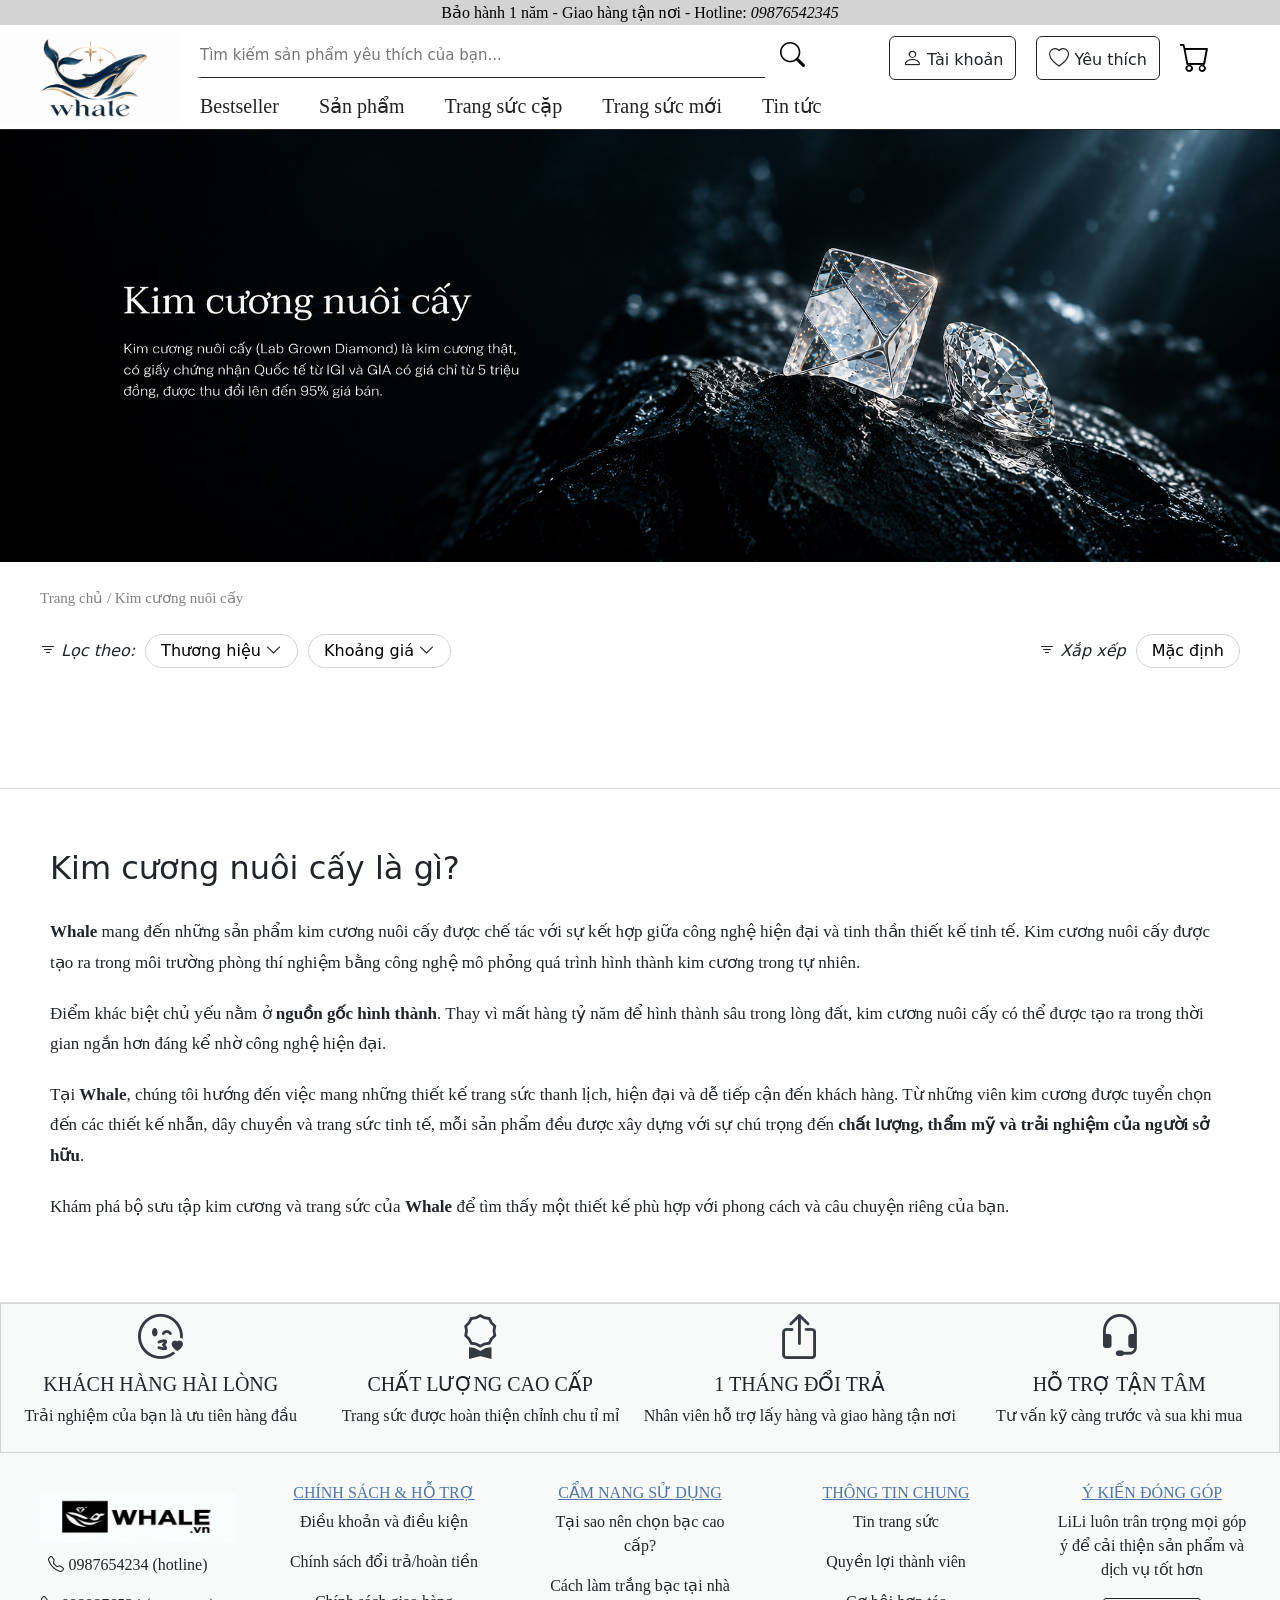
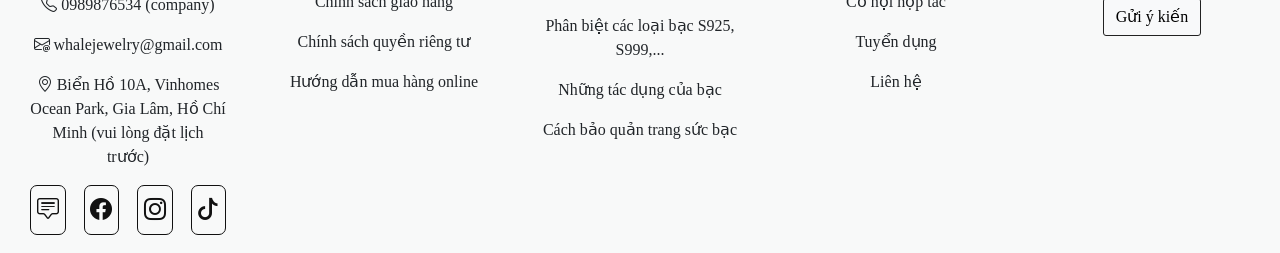
<file: frontend/index.html>
<!DOCTYPE html>
<html lang="en">

<head>
    <meta charset="UTF-8">
    <meta name="viewport" content="width=device-width, initial-scale=1.0">
    <title>whale</title>
    <title>Fucking whale</title>
    <link rel="stylesheet" href="bootstrap/css/bootstrap.min.css">
    <link rel="stylesheet" href="css/index.css">
    <link rel="stylesheet" href="bootstrapicons/bootstrap-icons.css">
    <link rel="stylesheet" href="components/header.css">
    <link rel="stylesheet" href="components/footer.css">
</head>

<body>
    <div id="header"></div>

    <section class="main">
        <section class="category-banner">
            <img id="categoryBanner" src="images/banners/banner-diamond.png" alt="kim cuong nuoi cay">

        </section>

        <section class="product-section">

            <div class="breadcrumb">
                Trang chủ / Kim cương nuôi cấy
            </div>

            <div class="product-toolbar">

                <div class="filter-group">
                    <span><i class="bi bi-filter"> Lọc theo:</i></span>

                    <div class="filter-wrapper">
                        <button class="filter-btn" id="brandFilterBtn">
                            Thương hiệu <i class="bi bi-chevron-down"></i>
                        </button>
                        <ul class="filter-dropdown" id="brandDropdown">
                        </ul>

                    </div>
                    <div class="filter-wrapper">


                        <button class="filter-btn" id="priceFilterBtn">
                            Khoảng giá <i class="bi bi-chevron-down"></i></button>
                        <ul id="priceDropdown">
                            <li data-min="0" data-max="5000000">Dưới 5 triệu</li>
                            <li data-min="5000000" data-max="10000000">5 - 10 triệu</li>
                            <li data-min="10000000" data-max="20000000">10 - 20 triệu</li>
                            <li data-min="20000000" data-max="">Trên 20 triệu</li>
                        </ul>
                    </div>

                </div>

                <div class="sort-group">
                    <span><i class="bi bi-filter"> Xắp xếp</i></span>
                    <button>Mặc định</button>
                </div>

            </div>

            <div class="product-grid" id="productList">

            </div>
            <div class="pagination" id="pagination"></div>

        </section>

        <section class="diamond-introduction">

            <div class="intro-content">

                <h2>Kim cương nuôi cấy là gì?</h2>

                <p>
                    <strong>Whale</strong> mang đến những sản phẩm kim cương nuôi cấy
                    được chế tác với sự kết hợp giữa công nghệ hiện đại và tinh thần
                    thiết kế tinh tế. Kim cương nuôi cấy được tạo ra trong môi trường
                    phòng thí nghiệm bằng công nghệ mô phỏng quá trình hình thành kim
                    cương trong tự nhiên.
                </p>

                <p>
                    Điểm khác biệt chủ yếu nằm ở <strong>nguồn gốc hình thành</strong>.
                    Thay vì mất hàng tỷ năm để hình thành sâu trong lòng đất, kim cương
                    nuôi cấy có thể được tạo ra trong thời gian ngắn hơn đáng kể nhờ
                    công nghệ hiện đại.
                </p>

                <p>
                    Tại <strong>Whale</strong>, chúng tôi hướng đến việc mang những
                    thiết kế trang sức thanh lịch, hiện đại và dễ tiếp cận đến khách
                    hàng. Từ những viên kim cương được tuyển chọn đến các thiết kế
                    nhẫn, dây chuyền và trang sức tinh tế, mỗi sản phẩm đều được xây
                    dựng với sự chú trọng đến <strong>chất lượng, thẩm mỹ và trải
                        nghiệm của người sở hữu</strong>.
                </p>

                <p>
                    Khám phá bộ sưu tập kim cương và trang sức của
                    <strong>Whale</strong> để tìm thấy một thiết kế phù hợp với phong
                    cách và câu chuyện riêng của bạn.
                </p>

            </div>

        </section>

    </section>
    <div id="footer"></div>
    <script>
        fetch("components/header.html")
            .then(response => response.text())
            .then(data => {
                document.getElementById("header").innerHTML = data;

                // Báo cho index.js biết header đã load xong
                document.dispatchEvent(new Event("headerLoaded"));
            });


        fetch("components/footer.html")
            .then(response => response.text())
            .then(data => {
                document.getElementById("footer").innerHTML = data;
            });
    </script>


    <script src="bootstrap/js/bootstrap.bundle.min.js"></script>
    <script src="js/index.js"></script>
    <script src="components/header.js"></script>
  
</body>

</html>
</file>
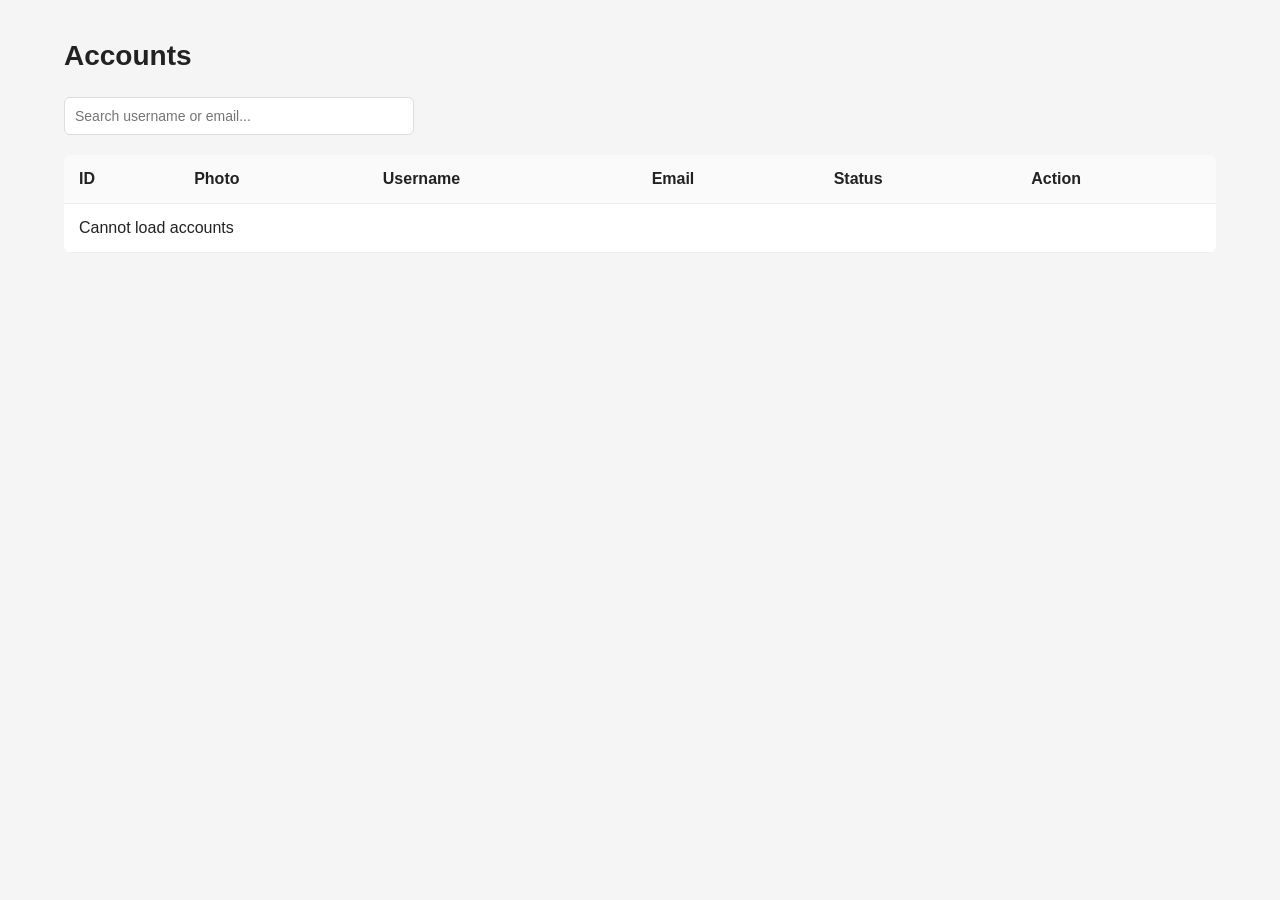
<file: frontend/accounts.html>
<!DOCTYPE html>
<html lang="en">

<head>
    <meta charset="UTF-8">
    <meta name="viewport" content="width=device-width, initial-scale=1.0">

    <title>Whale Admin - Accounts</title>

    <link rel="stylesheet" href="css/accounts.css">
</head>

<body>

<div class="container">

    <!-- Header -->
    <div class="page-header">

        <h1>Accounts</h1>

    </div>


    <!-- Search -->

    <div class="toolbar">

        <input
                type="text"
                id="searchInput"
                placeholder="Search username or email..."
        >

    </div>


    <!-- Account table -->

    <div class="table-container">

        <table>

            <thead>

            <tr>
                <th>ID</th>
                <th>Photo</th>
                <th>Username</th>
                <th>Email</th>
                <th>Status</th>
                <th>Action</th>
            </tr>

            </thead>


            <tbody id="accountTableBody">

            </tbody>

        </table>

    </div>

</div>


<!-- Account detail modal -->

<div id="accountModal" class="modal">

    <div class="modal-content">

        <div class="modal-header">

            <h2>Account Details</h2>

            <button id="closeModal">
                ×
            </button>

        </div>


        <div id="accountDetail">

        </div>

    </div>

</div>


<script src="js/accounts.js"></script>

</body>

</html>
</file>
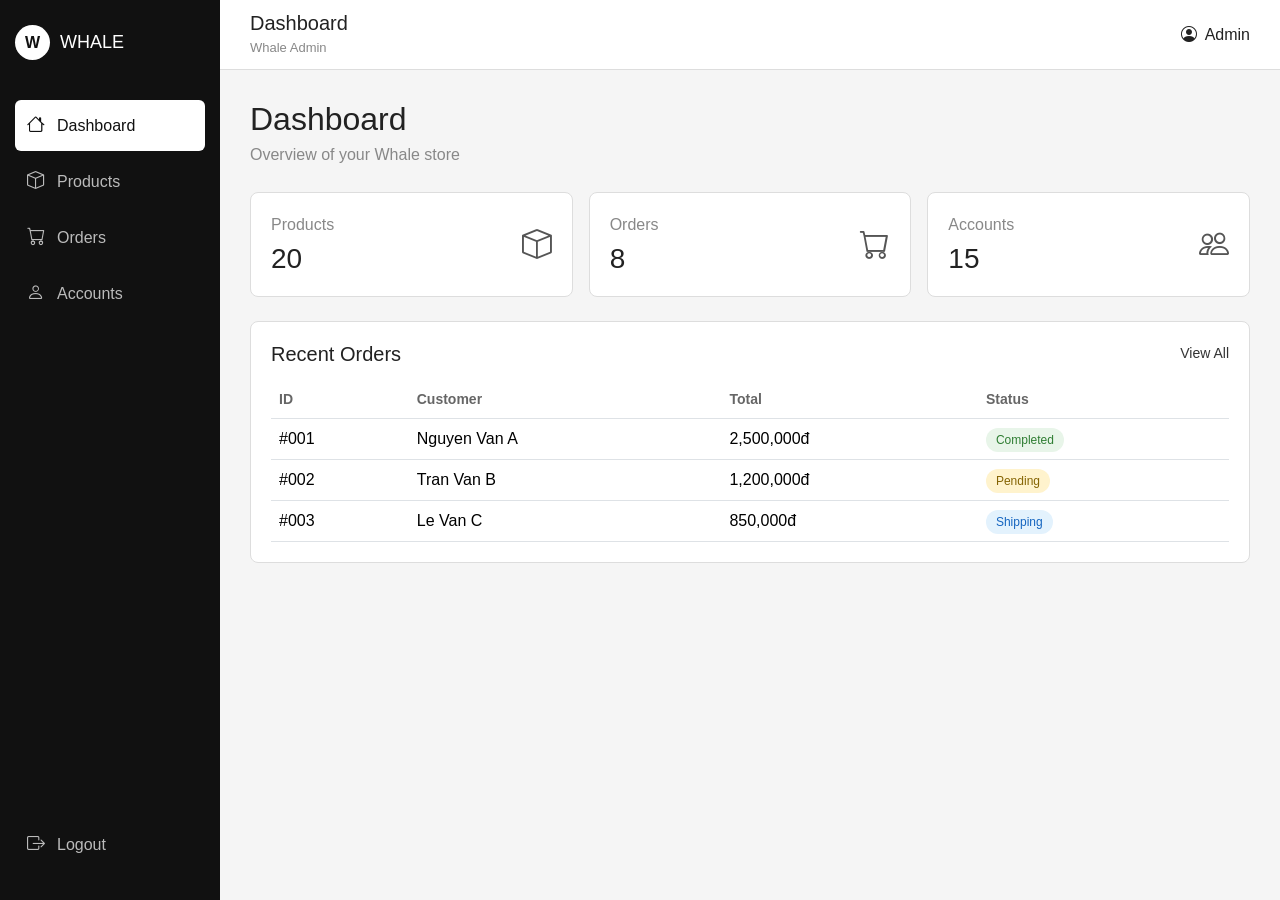
<file: frontend/admin.html>
<!DOCTYPE html>
<html lang="vi">

<head>
    <meta charset="UTF-8">
    <meta name="viewport" content="width=device-width, initial-scale=1.0">

    <title>Whale Admin</title>

    <!-- Bootstrap -->
    <link
        href="https://cdn.jsdelivr.net/npm/bootstrap@5.3.3/dist/css/bootstrap.min.css"
        rel="stylesheet"
    >

    <!-- Bootstrap Icons -->
    <link
        rel="stylesheet"
        href="https://cdn.jsdelivr.net/npm/bootstrap-icons@1.11.3/font/bootstrap-icons.min.css"
    >

    <!-- Admin CSS -->
    <link rel="stylesheet" href="css/admin.css">
</head>

<body>

<div class="admin-wrapper">

    <!-- SIDEBAR -->
    <aside class="sidebar">

        <div class="logo">
            <span>W</span>
            <h4>WHALE</h4>
        </div>

        <nav>

            <a href="admin.html" class="menu-item active">
                <i class="bi bi-house"></i>
                <span>Dashboard</span>
            </a>

            <a href="adminproduct.html" class="menu-item">
                <i class="bi bi-box"></i>
                <span>Products</span>
            </a>

            <a href="adminorder.html" class="menu-item">
                <i class="bi bi-cart"></i>
                <span>Orders</span>
            </a>

            <a href="accounts.html" class="menu-item">
                <i class="bi bi-person"></i>
                <span>Accounts</span>
            </a>

        </nav>

        <a href="#" class="menu-item logout">
            <i class="bi bi-box-arrow-right"></i>
            <span>Logout</span>
        </a>

    </aside>


    <!-- MAIN CONTENT -->
    <main class="main-content">

        <!-- HEADER -->
        <header class="topbar">

            <div>
                <h5>Dashboard</h5>
                <span>Whale Admin</span>
            </div>

            <div class="admin-name">
                <i class="bi bi-person-circle"></i>
                Admin
            </div>

        </header>


        <!-- CONTENT -->
        <section class="content">

            <h2>Dashboard</h2>
            <p class="description">
                Overview of your Whale store
            </p>


            <!-- STATISTICS -->
            <div class="row g-3 mb-4">

                <div class="col-md-4">

                    <div class="stat-card">

                        <div>
                            <p>Products</p>
                            <h3>20</h3>
                        </div>

                        <i class="bi bi-box"></i>

                    </div>

                </div>


                <div class="col-md-4">

                    <div class="stat-card">

                        <div>
                            <p>Orders</p>
                            <h3>8</h3>
                        </div>

                        <i class="bi bi-cart"></i>

                    </div>

                </div>


                <div class="col-md-4">

                    <div class="stat-card">

                        <div>
                            <p>Accounts</p>
                            <h3>15</h3>
                        </div>

                        <i class="bi bi-people"></i>

                    </div>

                </div>

            </div>


            <!-- RECENT ORDERS -->
            <div class="card-box">

                <div class="card-title">

                    <h5>Recent Orders</h5>

                    <a href="orders.html">
                        View All
                    </a>

                </div>


                <div class="table-responsive">

                    <table class="table">

                        <thead>

                        <tr>
                            <th>ID</th>
                            <th>Customer</th>
                            <th>Total</th>
                            <th>Status</th>
                        </tr>

                        </thead>

                        <tbody>

                        <tr>
                            <td>#001</td>
                            <td>Nguyen Van A</td>
                            <td>2,500,000đ</td>
                            <td>
                                <span class="status completed">
                                    Completed
                                </span>
                            </td>
                        </tr>


                        <tr>
                            <td>#002</td>
                            <td>Tran Van B</td>
                            <td>1,200,000đ</td>
                            <td>
                                <span class="status pending">
                                    Pending
                                </span>
                            </td>
                        </tr>


                        <tr>
                            <td>#003</td>
                            <td>Le Van C</td>
                            <td>850,000đ</td>
                            <td>
                                <span class="status shipping">
                                    Shipping
                                </span>
                            </td>
                        </tr>

                        </tbody>

                    </table>

                </div>

            </div>

        </section>

    </main>

</div>
<script src="js/admin.js"></script>

</body>
</html>
</file>
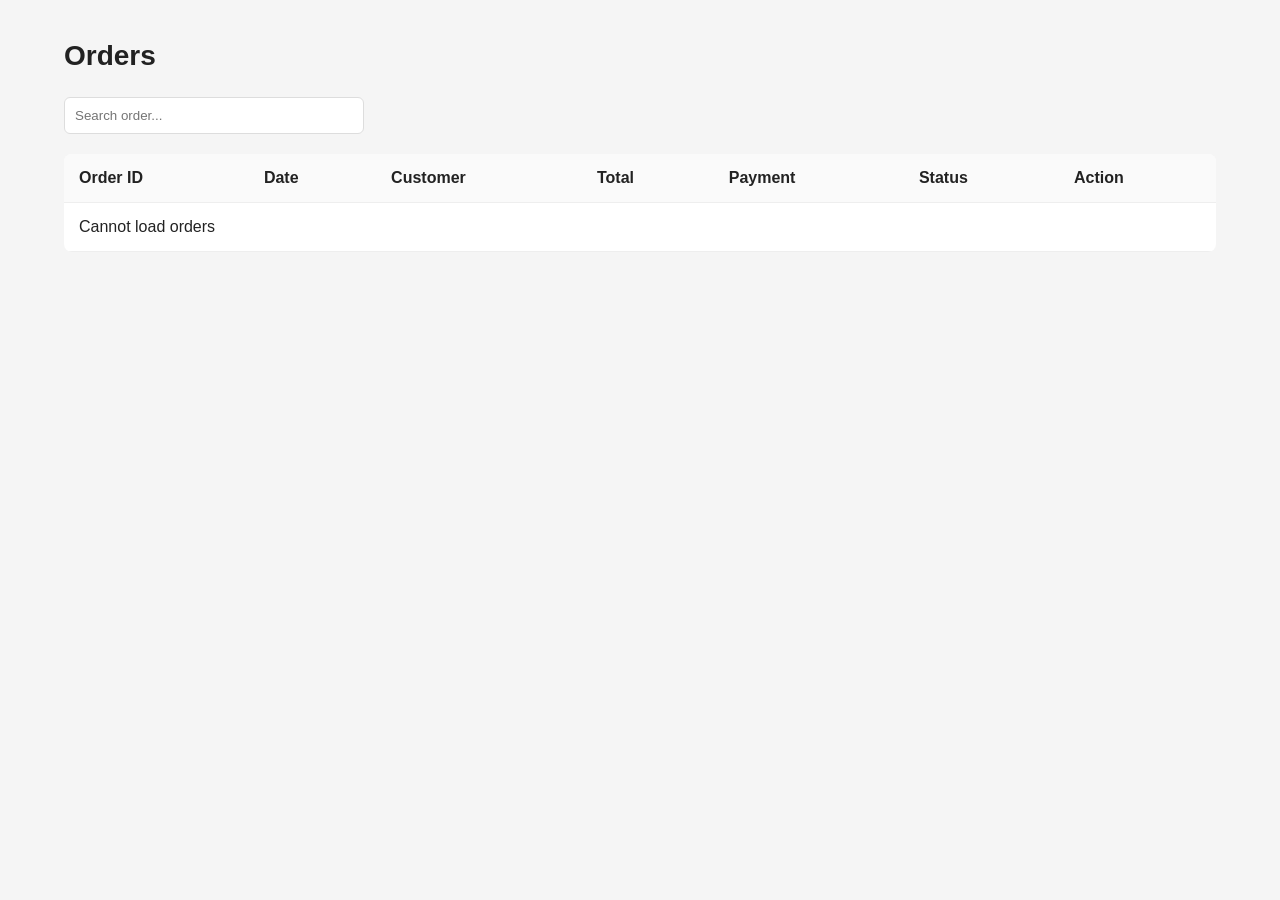
<file: frontend/adminorder.html>
<!DOCTYPE html>
<html lang="en">

<head>
    <meta charset="UTF-8">
    <meta name="viewport" content="width=device-width, initial-scale=1.0">

    <title>Whale Admin - Orders</title>

    <link rel="stylesheet" href="css/orderadmin.css">
</head>

<body>

<div class="container">

    <!-- Header -->
    <div class="page-header">
        <h1>Orders</h1>
    </div>


    <!-- Search -->
    <div class="toolbar">

        <input
                type="text"
                id="searchInput"
                placeholder="Search order..."
        >

    </div>


    <!-- Order table -->
    <div class="table-container">

        <table>

            <thead>

            <tr>
                <th>Order ID</th>
                <th>Date</th>
                <th>Customer</th>
                <th>Total</th>
                <th>Payment</th>
                <th>Status</th>
                <th>Action</th>
            </tr>

            </thead>

            <tbody id="orderTableBody">

            </tbody>

        </table>

    </div>

</div>


<!-- Order detail modal -->

<div id="orderModal" class="modal">

    <div class="modal-content">

        <div class="modal-header">

            <h2>Order Details</h2>

            <button id="closeModal">
                ×
            </button>

        </div>


        <div id="orderDetail">

        </div>

    </div>

</div>


<script src="js/orderadmin.js"></script>

</body>

</html>
</file>
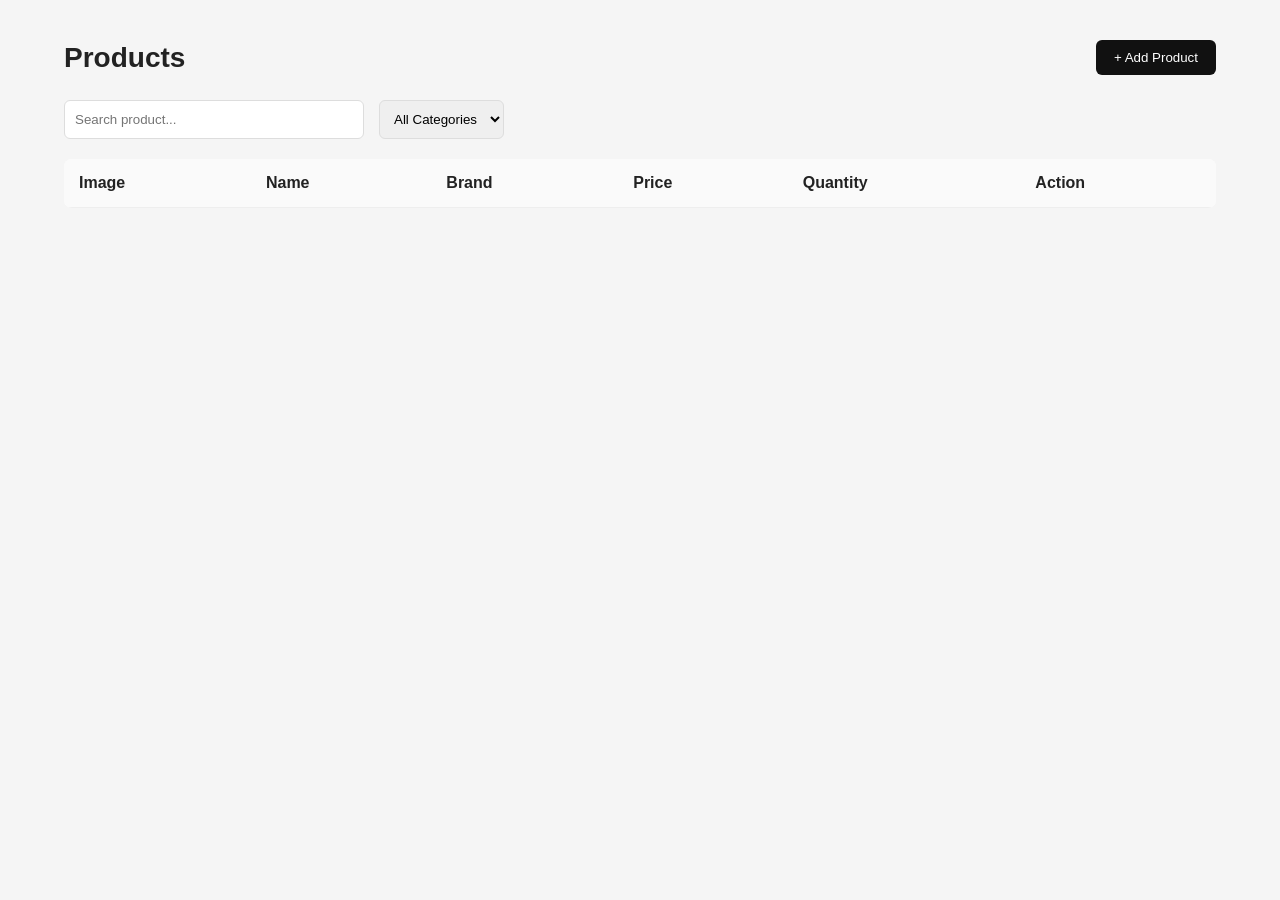
<file: frontend/adminproduct.html>
<!DOCTYPE html>
<html lang="en">
<head>
    <meta charset="UTF-8">
    <meta name="viewport" content="width=device-width, initial-scale=1.0">

    <title>Whale Admin - Products</title>

    <link rel="stylesheet" href="css/productadmin.css">
</head>

<body>

<div class="container">

    <!-- Header -->
    <div class="page-header">

        <h1>Products</h1>

        <button id="addProductBtn" class="btn-add">
            + Add Product
        </button>

    </div>


    <!-- Search -->
    <div class="toolbar">

        <input
                type="text"
                id="searchInput"
                placeholder="Search product..."
        >

        <select id="categoryFilter">
            <option value="">All Categories</option>
        </select>

    </div>


    <!-- Product table -->
    <div class="table-container">

        <table>

            <thead>
            <tr>
                <th>Image</th>
                <th>Name</th>
                <th>Brand</th>
                <th>Price</th>
                <th>Quantity</th>
                <th>Action</th>
            </tr>
            </thead>

            <tbody id="productTableBody">

            <!-- Products will be loaded here -->

            </tbody>

        </table>

    </div>

</div>


<!-- Add / Edit Product Modal -->

<div id="productModal" class="modal">

    <div class="modal-content">

        <h2 id="modalTitle">Add Product</h2>

        <form id="productForm">

            <input type="hidden" id="productId">


            <label>Product Name</label>

            <input
                    type="text"
                    id="productName"
                    required
            >


            <label>Price</label>

            <input
                    type="number"
                    id="productPrice"
                    required
            >


            <label>Quantity</label>

            <input
                    type="number"
                    id="productQuantity"
                    required
            >


            <label>Description</label>

            <textarea
                    id="productDescription"
            ></textarea>


            <label>Brand</label>

            <select id="productBrand">
                <option value="">Select Brand</option>
            </select>


            <div class="modal-actions">

                <button
                        type="button"
                        id="cancelBtn"
                        class="btn-cancel"
                >
                    Cancel
                </button>

                <button
                        type="submit"
                        class="btn-save"
                >
                    Save
                </button>

            </div>

        </form>

    </div>

</div>


<script src="js/productadmin.js"></script>

</body>
</html>
</file>
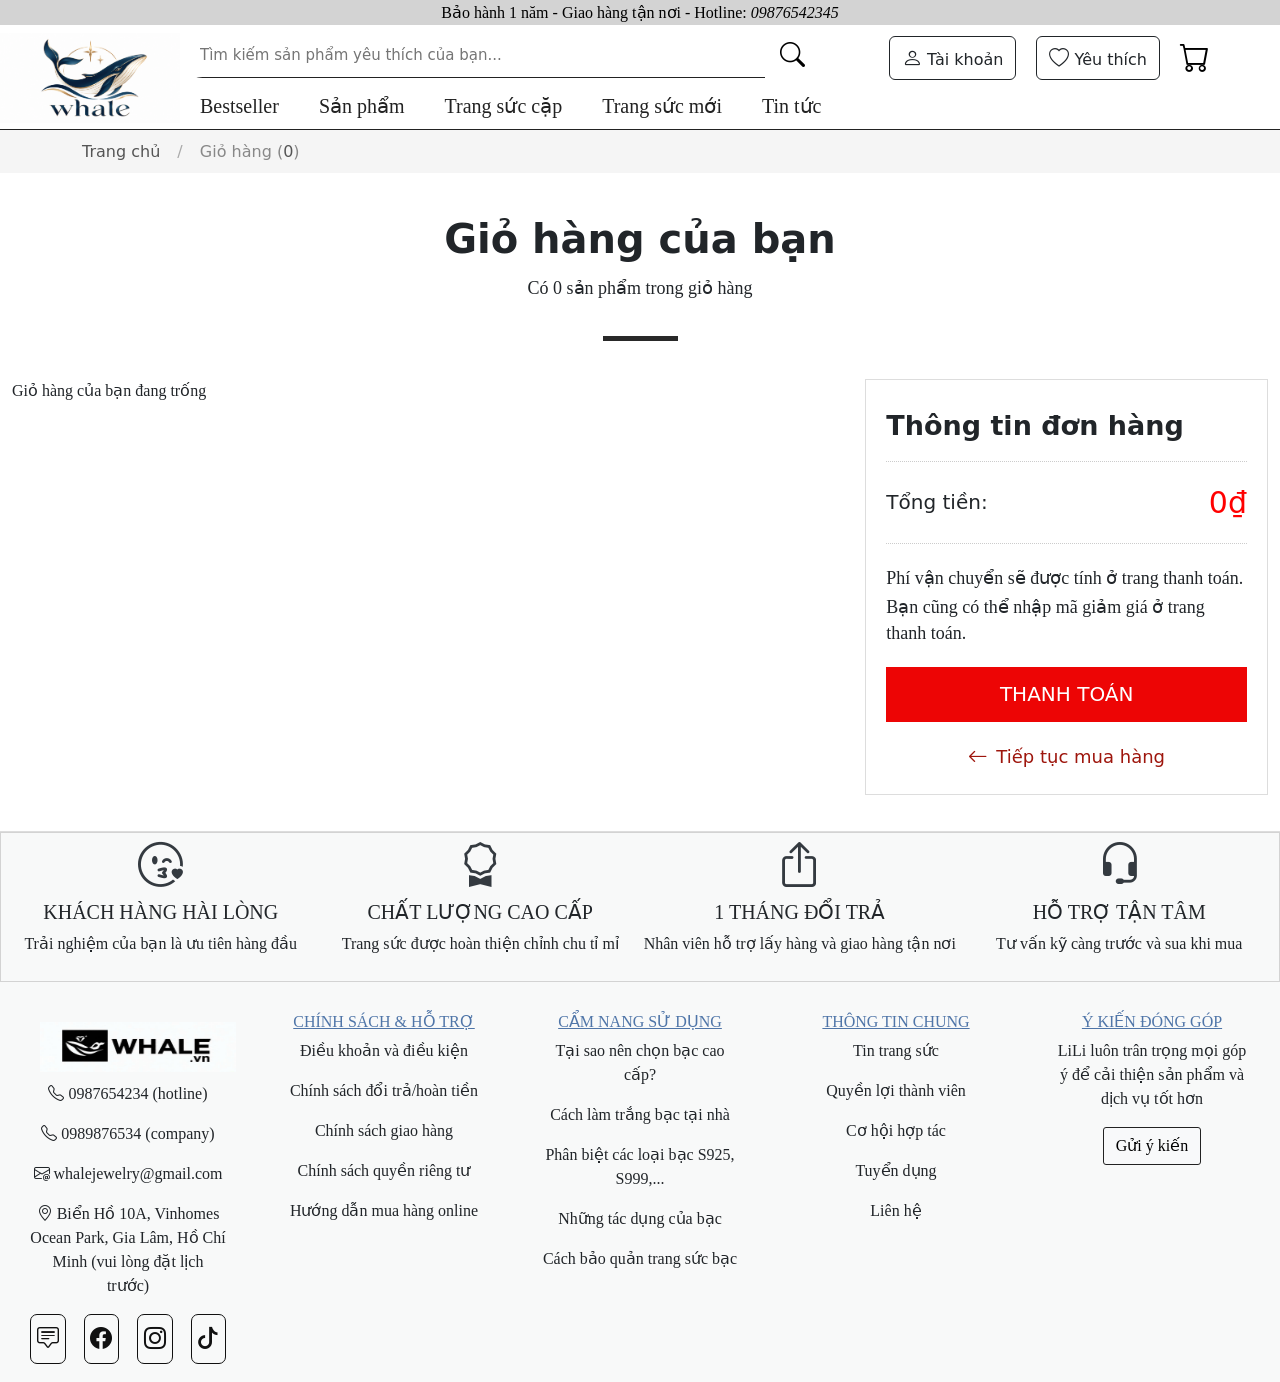
<file: frontend/cart.html>
<!DOCTYPE html>
<html lang="vi">

<head>
    <meta charset="UTF-8">
    <meta name="viewport" content="width=device-width, initial-scale=1.0">

    <title>Giỏ hàng - Whale</title>
    <!-- Cart CSS -->
    <link rel="stylesheet" href="css/cart.css">
    <link rel="stylesheet" href="bootstrap/css/bootstrap.min.css">
    <link rel="stylesheet" href="css/index.css">
    <link rel="stylesheet" href="bootstrapicons/bootstrap-icons.css">
    <link rel="stylesheet" href="components/header.css">
    <link rel="stylesheet" href="components/footer.css">
</head>

<body>

    <!-- ================= HEADER ================= -->
    <header id="header"></header>


    <!-- ================= BREADCRUMB ================= -->
    <div class="breadcrumb-area">
        <div class="container">
            <span>Trang chủ</span>
            <span class="separator">/</span>
            <span class="current">Giỏ hàng (<span id="cartCount">0</span>)</span>
        </div>
    </div>


    <!-- ================= CART ================= -->
    <main class="cart-page">

        <!-- TITLE -->
        <section class="cart-title">
            <h1>Giỏ hàng của bạn</h1>

            <p>
                Có <span id="cartProductCount">0</span> sản phẩm trong giỏ hàng
            </p>

            <div class="title-line"></div>
        </section>


        <!-- CART CONTENT -->
        <section class="cart-content">

            <div class="container">

                <div class="row g-4">

                    <!-- ================= LEFT ================= -->
                    <div class="col-lg-8">

                        <!-- CART PRODUCTS -->
                        <div id="cartItems">

                            <!--
                        JavaScript sẽ render sản phẩm vào đây.

                        Ví dụ:

                        <div class="cart-item">
                            ...
                        </div>
                        -->

                        </div>


                        <!-- EMPTY CART -->
                        <div id="emptyCart" class="emp  ty-cart">
                            <p>Giỏ hàng của bạn đang trống</p>
                        </div>

                    </div>


                    <!-- ================= RIGHT ================= -->
                    <div class="col-lg-4">

                        <div class="order-summary">

                            <h2>Thông tin đơn hàng</h2>

                            <div class="summary-line"></div>


                            <!-- TOTAL -->
                            <div class="summary-row">

                                <span>Tổng tiền:</span>

                                <strong id="cartTotal">
                                    0₫
                                </strong>

                            </div>


                            <!-- NOTE -->
                            <div class="summary-note">

                                <p>
                                    Phí vận chuyển sẽ được tính ở trang thanh toán.
                                </p>

                                <p>
                                    Bạn cũng có thể nhập mã giảm giá ở trang thanh toán.
                                </p>

                            </div>


                            <!-- CHECKOUT -->
                            <button id="checkoutBtn" class="checkout-btn" disabled>

                                THANH TOÁN

                            </button>


                            <!-- CONTINUE SHOPPING -->
                            <a href="index.html" class="continue-shopping">

                                <i class="bi bi-arrow-left"></i>

                                Tiếp tục mua hàng

                            </a>

                        </div>

                    </div>

                </div>

            </div>

        </section>

    </main>


    <!-- ================= FOOTER ================= -->
    <footer id="footer"></footer>
      <script>
        fetch("components/header.html")
            .then(response => response.text())
            .then(data => {
                document.getElementById("header").innerHTML = data;

                // Báo cho index.js biết header đã load xong
                document.dispatchEvent(new Event("headerLoaded"));
            });


        fetch("components/footer.html")
            .then(response => response.text())
            .then(data => {
                document.getElementById("footer").innerHTML = data;
            });
    </script>


    <script src="bootstrap/js/bootstrap.bundle.min.js"></script>


    <!-- ================= JS ================= -->
    <script src="js/cart.js"></script>

</body>

</html>
</file>
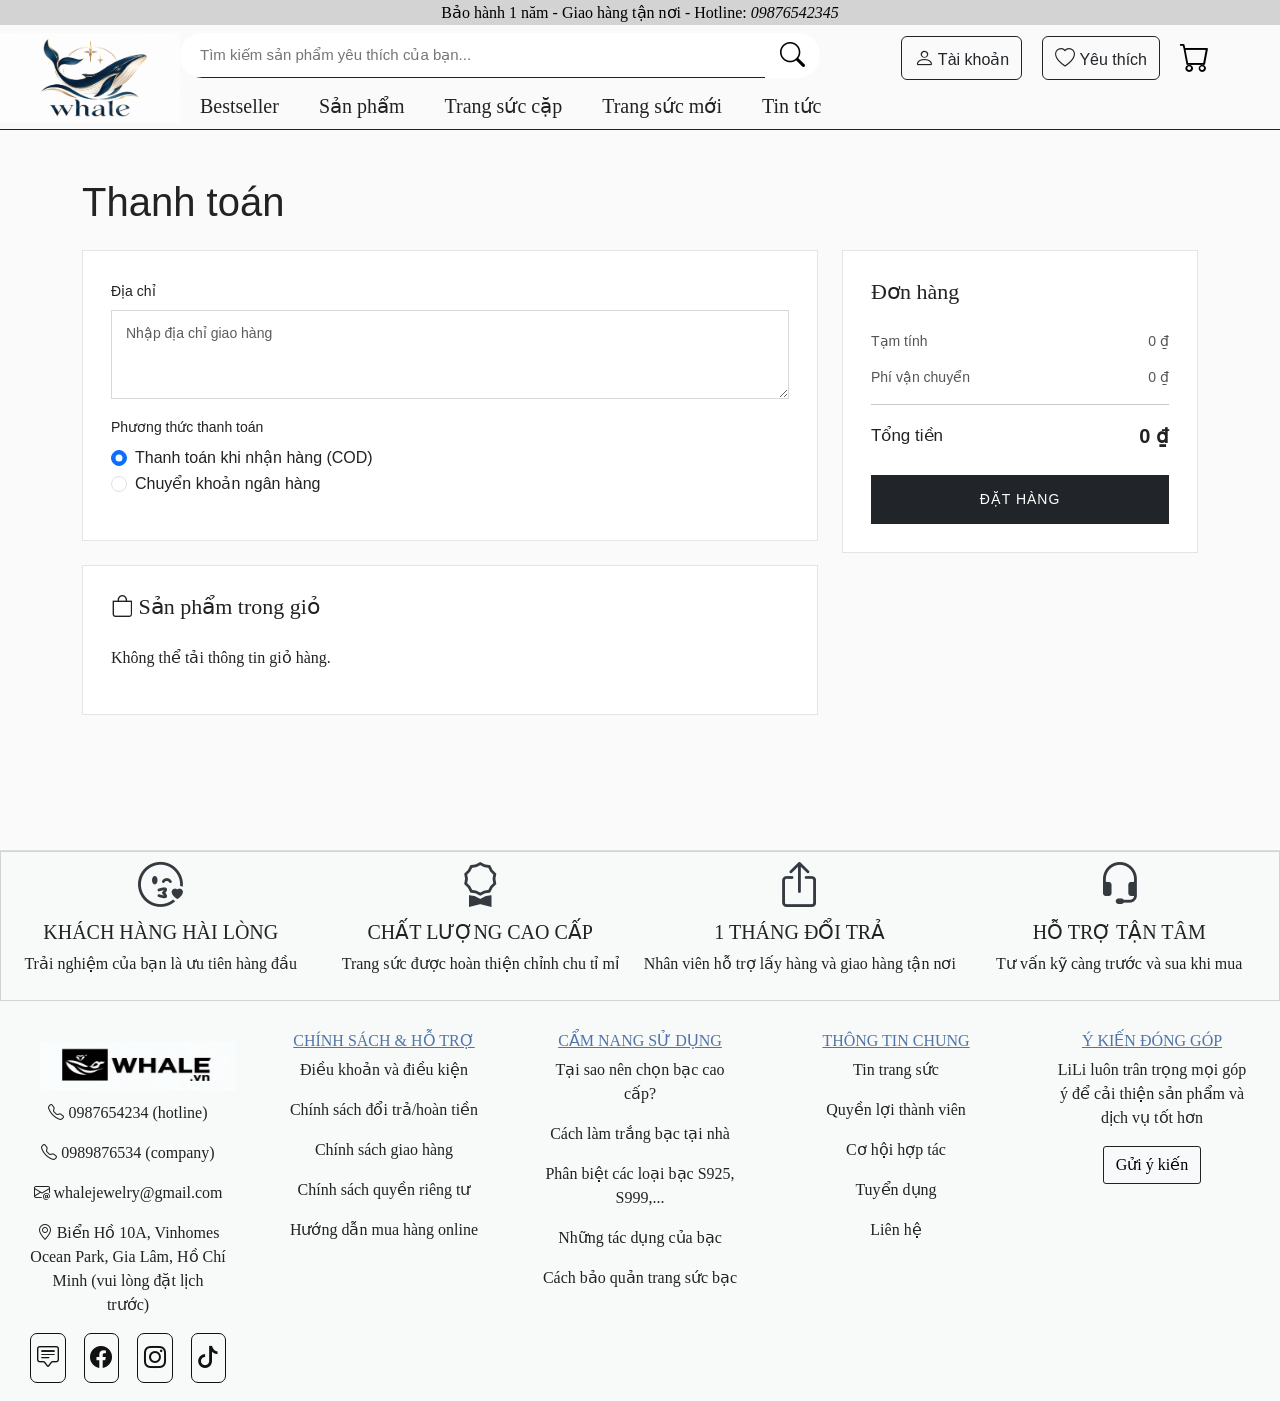
<file: frontend/checkout.html>
<!DOCTYPE html>
<html lang="vi">

<head>
    <meta charset="UTF-8">
    <meta name="viewport" content="width=device-width, initial-scale=1.0">

    <title>Checkout- Whale</title>
    <!-- Cart CSS -->
    <link rel="stylesheet" href="bootstrap/css/bootstrap.min.css">
    <link rel="stylesheet" href="css/index.css">
    <link rel="stylesheet" href="bootstrapicons/bootstrap-icons.css">
    <link rel="stylesheet" href="components/header.css">
    <link rel="stylesheet" href="components/footer.css">
    <link rel="stylesheet" href="css/checkout.css">
</head>

<body>

    <!-- ================= HEADER ================= -->
    <header id="header"></header>

    <main class="checkout-container">
        <div class="container py-5">
            <h1 class="checkout-title mb-4"> Thanh toán </h1>
            <div class="row g-4"> <!-- ================= LEFT ================= -->
                <div class="col-lg-8"> <!-- ĐỊA CHỈ GIAO HÀNG -->
                    <section class="checkout-box">
                        <form id="checkoutForm">
                            


                            <div class="mb-3"> <label for="address" class="form-label"> Địa chỉ </label> <textarea
                                    id="address" class="form-control" rows="3" placeholder="Nhập địa chỉ giao hàng"
                                    required></textarea> </div>
                            <div class="mb-3">
                                <label class="form-label">Phương thức thanh toán</label>

                                <div class="form-check">
                                    <input class="form-check-input" type="radio" name="paymentMethod" id="cod"
                                        value="COD" checked>

                                    <label class="form-check-label" for="cod">
                                        Thanh toán khi nhận hàng (COD)
                                    </label>
                                </div>

                                <div class="form-check">
                                    <input class="form-check-input" type="radio" name="paymentMethod" id="banking"
                                        value="BANKING">

                                    <label class="form-check-label" for="banking">
                                        Chuyển khoản ngân hàng
                                    </label>
                                </div>
                            </div>
                        </form>
                    </section> <!-- SẢN PHẨM -->
                    <section class="checkout-box">
                        <h3 class="section-title"> <i class="bi bi-bag"></i> Sản phẩm trong giỏ </h3>
                        <div id="checkoutItems"> <!-- JavaScript sẽ render sản phẩm tại đây --> </div>
                    </section>
                </div> <!-- ================= RIGHT ================= -->
                <div class="col-lg-4">
                    <section class="checkout-box order-summary">
                        <h3 class="section-title"> Đơn hàng </h3>
                        <div class="summary-row"> <span>Tạm tính</span> <span id="subtotal">0 ₫</span> </div>
                        <div class="summary-row"> <span>Phí vận chuyển</span> <span id="shippingFee">0 ₫</span> </div>
                        <hr>
                        <div class="summary-total"> <span>Tổng tiền</span> <strong id="totalAmount"> 0 ₫ </strong>
                        </div> <button type="button" id="btnPlaceOrder" class="btn btn-dark w-100 mt-4"> Đặt hàng
                        </button>
                    </section>
                </div>
            </div>
        </div>
    </main>


    <!-- ================= FOOTER ================= -->
    <footer id="footer"></footer>
    <script>
        fetch("components/header.html")
            .then(response => response.text())
            .then(data => {
                document.getElementById("header").innerHTML = data;

                // Báo cho index.js biết header đã load xong
                document.dispatchEvent(new Event("headerLoaded"));
            });


        fetch("components/footer.html")
            .then(response => response.text())
            .then(data => {
                document.getElementById("footer").innerHTML = data;
            });
    </script>
    <script src="js/checkout.js"></script>



    <script src="bootstrap/js/bootstrap.bundle.min.js"></script>


    <!-- ================= JS ================= -->

</body>

</html>
</file>
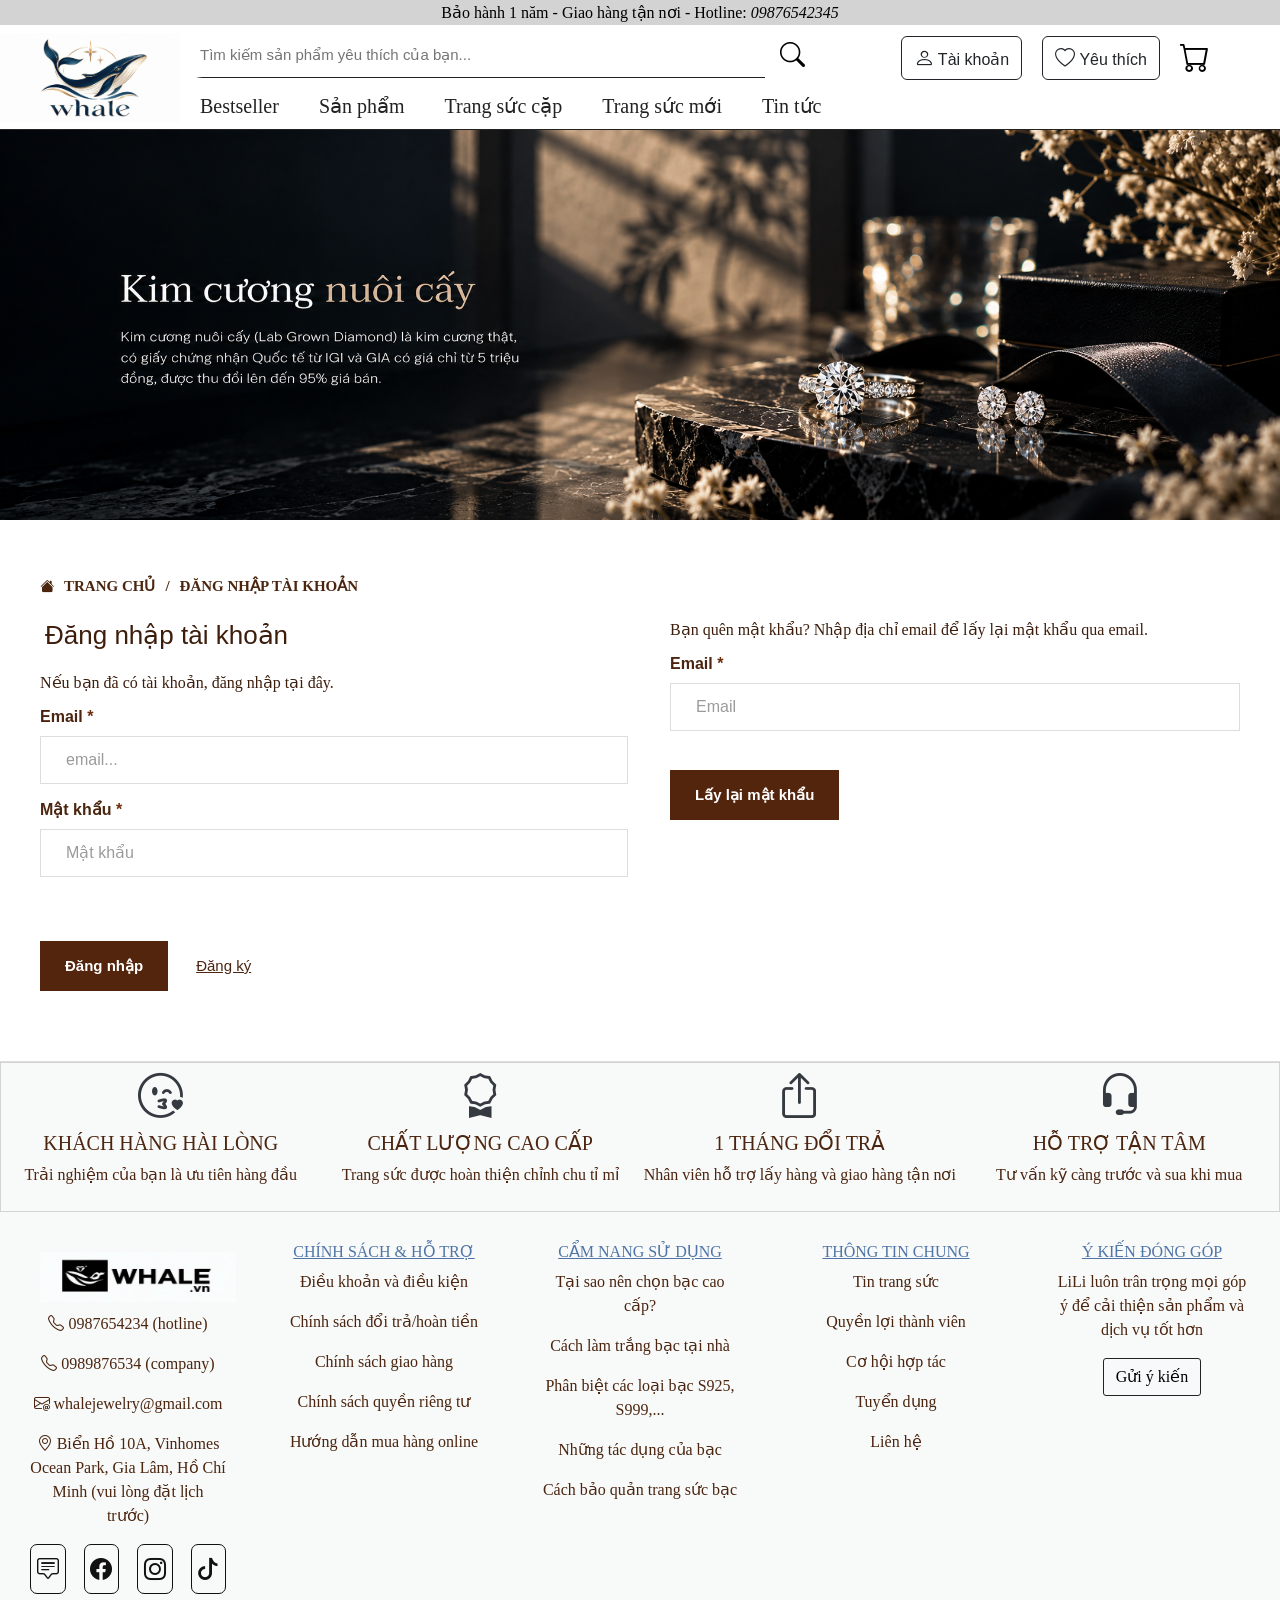
<file: frontend/login.html>
<!DOCTYPE html>
<html lang="vi">

<head>
    <meta charset="UTF-8">
    <meta name="viewport" content="width=device-width, initial-scale=1.0">

    <title>Login Whale</title>
    <!-- Cart CSS -->
    <link rel="stylesheet" href="bootstrap/css/bootstrap.min.css">
    <link rel="stylesheet" href="css/index.css">
    <link rel="stylesheet" href="bootstrapicons/bootstrap-icons.css">
    <link rel="stylesheet" href="components/header.css">
    <link rel="stylesheet" href="components/footer.css">
    <link rel="stylesheet" href="css/login.css">
</head>

<body>

    <!-- ================= HEADER ================= -->
    <header id="header"></header>

<section class="login-banner">
    <img src="images/banners/login.png" alt="Whale Jewelry">
</section>


<!-- ================= MAIN ================= -->

<main class="login-container">

    <!-- Breadcrumb -->

    <div class="breadcrumb">
        <i class="bi bi-house-fill"></i>

        <span>TRANG CHỦ</span>

        <span>/</span>

        <span>ĐĂNG NHẬP TÀI KHOẢN</span>
    </div>


    <div class="row login-content">

        <!-- ================= LOGIN ================= -->

        <div class="col-lg-6 login-form-section">

            <h1>Đăng nhập tài khoản</h1>

            <p class="description">
                Nếu bạn đã có tài khoản, đăng nhập tại đây.
            </p>

            <form id="loginForm">

                <!-- Email -->

                <div class="form-group">

                    <label for="email">
                        Email <span>*</span>
                    </label>

                    <input
                        type="email"
                        id="email"
                        name="email"
                        placeholder="email..."
                        required>

                </div>


                <!-- Password -->

                <div class="form-group">

                    <label for="password">
                        Mật khẩu <span>*</span>
                    </label>

                    <input
                        type="password"
                        id="password"
                        name="password"
                        placeholder="Mật khẩu"
                        required>

                </div>


                <!-- Error -->

                <p id="loginMessage" class="login-message"></p>


                <!-- Button -->

                <div class="login-actions">

                    <button type="submit" class="btn-login">
                        Đăng nhập
                    </button>

                    <a href="register.html" class="register-link">
                        Đăng ký
                    </a>

                </div>

            </form>

        </div>


        <!-- ================= FORGOT PASSWORD ================= -->

        <div class="col-lg-6 forgot-section">

            <p class="description">
                Bạn quên mật khẩu? Nhập địa chỉ email để lấy lại mật khẩu qua email.
            </p>

            <form id="forgotForm">

                <div class="form-group">

                    <label for="forgotEmail">
                        Email <span>*</span>
                    </label>

                    <input
                        type="email"
                        id="forgotEmail"
                        placeholder="Email"
                        required>

                </div>

                <button type="submit" class="btn-login forgot-button">
                    Lấy lại mật khẩu
                </button>

            </form>

        </div>

    </div>

</main>






    <!-- ================= FOOTER ================= -->
    <footer id="footer"></footer>
    <script>
        fetch("components/header.html")
            .then(response => response.text())
            .then(data => {
                document.getElementById("header").innerHTML = data;

                // Báo cho index.js biết header đã load xong
                document.dispatchEvent(new Event("headerLoaded"));
            });


        fetch("components/footer.html")
            .then(response => response.text())
            .then(data => {
                document.getElementById("footer").innerHTML = data;
            });
    </script>
    <script src="js/login.js"></script>




    <script src="bootstrap/js/bootstrap.bundle.min.js"></script>
    


    <!-- ================= JS ================= -->

</body>

</html>
</file>
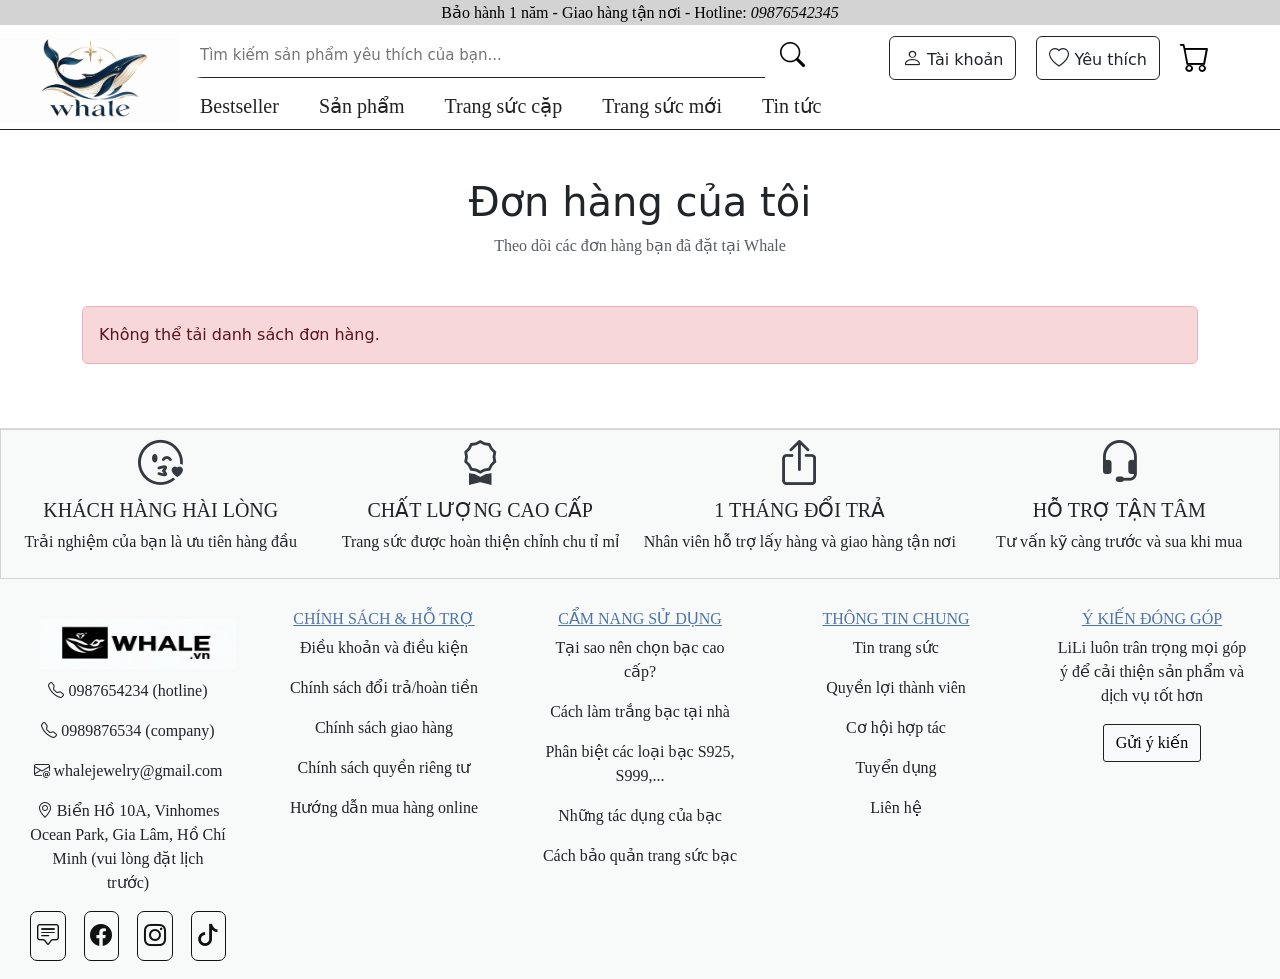
<file: frontend/order.html>
<!DOCTYPE html>
<html lang="vi">

<head>
    <meta charset="UTF-8">
    <meta name="viewport" content="width=device-width, initial-scale=1.0">

    <title>Checkout- Whale</title>
    <!-- Cart CSS -->
    <link rel="stylesheet" href="bootstrap/css/bootstrap.min.css">
    <link rel="stylesheet" href="css/index.css">
    <link rel="stylesheet" href="bootstrapicons/bootstrap-icons.css">
    <link rel="stylesheet" href="components/header.css">
    <link rel="stylesheet" href="components/footer.css">
    <!-- <link rel="stylesheet" href="css/order.css"> -->
</head>

<body>

    <!-- header -->
    <header id="header"></header>

        <main class="order-page">
    <div class="container py-5">

        <!-- TITLE -->
        <div class="order-title text-center mb-5">
            <h1>Đơn hàng của tôi</h1>
            <p class="text-muted">
                Theo dõi các đơn hàng bạn đã đặt tại Whale
            </p>
        </div>

        <!-- ORDER LIST -->
        <div id="orderList">

            <!-- Order sẽ được JS render vào đây -->

        </div>

        <!-- EMPTY -->
        <div id="emptyOrder" class="text-center py-5 d-none">
            <i class="bi bi-box-seam fs-1"></i>

            <h4 class="mt-3">
                Bạn chưa có đơn hàng nào
            </h4>

            <p class="text-muted">
                Hãy khám phá các sản phẩm của Whale.
            </p>

            <a href="index.html" class="btn btn-dark">
                Tiếp tục mua sắm
            </a>
        </div>

    </div>
</main>
 <!-- footer -->
    <footer id="footer"></footer>
    <script>
        fetch("components/header.html")
            .then(response => response.text())
            .then(data => {
                document.getElementById("header").innerHTML = data;

                // Báo cho index.js biết header đã load xong
                document.dispatchEvent(new Event("headerLoaded"));
            });


        fetch("components/footer.html")
            .then(response => response.text())
            .then(data => {
                document.getElementById("footer").innerHTML = data;
            });
    </script>
    <script src="js/order.js"></script>



    <script src="bootstrap/js/bootstrap.bundle.min.js"></script>


    <!-- ================= JS ================= -->

</body>

</html>
</file>
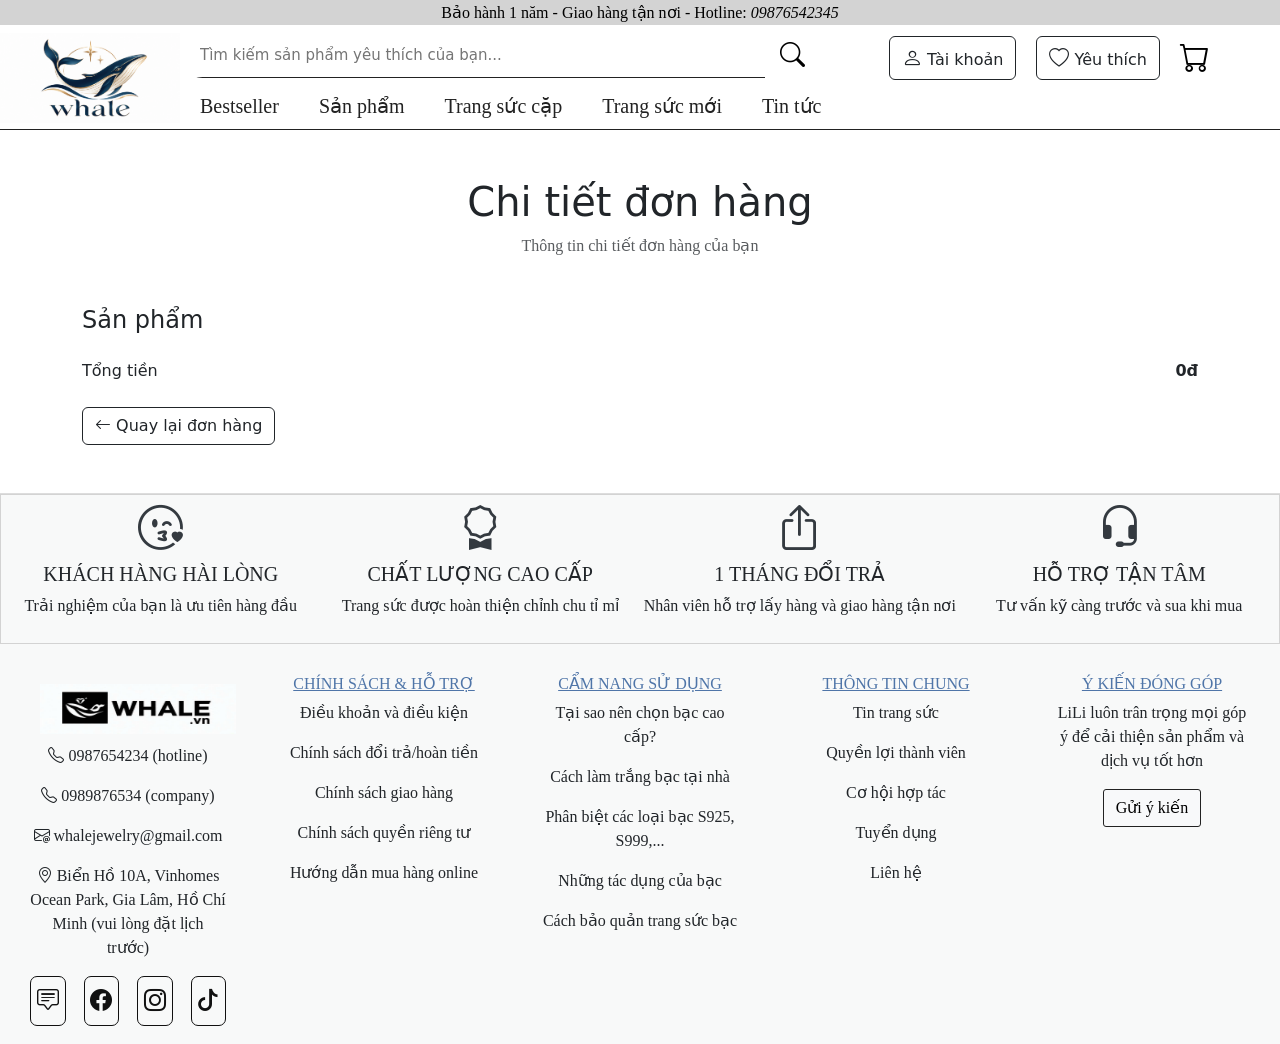
<file: frontend/orderdetail.html>
<!DOCTYPE html>
<html lang="vi">

<head>
    <meta charset="UTF-8">
    <meta name="viewport" content="width=device-width, initial-scale=1.0">

    <title>Checkout- Whale</title>
    <!-- Cart CSS -->
    <link rel="stylesheet" href="bootstrap/css/bootstrap.min.css">
    <link rel="stylesheet" href="css/index.css">
    <link rel="stylesheet" href="bootstrapicons/bootstrap-icons.css">
    <link rel="stylesheet" href="components/header.css">
    <link rel="stylesheet" href="components/footer.css">
    <!-- <link rel="stylesheet" href="css/order.css"> -->
</head>

<body>

    <!-- ================= HEADER ================= -->
    <header id="header"></header>
<main class="order-detail-page">
    <div class="container py-5">

        <!-- TITLE -->
        <div class="order-detail-title text-center mb-5">
            <h1>Chi tiết đơn hàng</h1>
            <p class="text-muted">
                Thông tin chi tiết đơn hàng của bạn
            </p>
        </div>

        <!-- ORDER INFO -->
        <div id="orderInfo" class="mb-5">
            <!-- orderdetail.js sẽ render thông tin đơn hàng -->
        </div>

        <!-- PRODUCT LIST -->
        <div class="order-products">

            <h4 class="mb-4">
                Sản phẩm
            </h4>

            <div id="orderItems">
                <!-- orderdetail.js sẽ render sản phẩm -->
            </div>

        </div>

        <!-- TOTAL -->
        <div class="order-total mt-4">
            <div class="d-flex justify-content-between align-items-center">
                <span>Tổng tiền</span>

                <strong id="totalAmount">
                    0đ
                </strong>
            </div>
        </div>

        <!-- BACK BUTTON -->
        <div class="mt-4">
            <a href="order.html" class="btn btn-outline-dark">
                <i class="bi bi-arrow-left"></i>
                Quay lại đơn hàng
            </a>
        </div>

    </div>
</main>






    <!-- ================= FOOTER ================= -->
    <footer id="footer"></footer>
    <script>
        fetch("components/header.html")
            .then(response => response.text())
            .then(data => {
                document.getElementById("header").innerHTML = data;

                // Báo cho index.js biết header đã load xong
                document.dispatchEvent(new Event("headerLoaded"));
            });


        fetch("components/footer.html")
            .then(response => response.text())
            .then(data => {
                document.getElementById("footer").innerHTML = data;
            });
    </script>
    <script src="js/orderdetail.js"></script>



    <script src="bootstrap/js/bootstrap.bundle.min.js"></script>
    


    <!-- ================= JS ================= -->

</body>

</html>
</file>
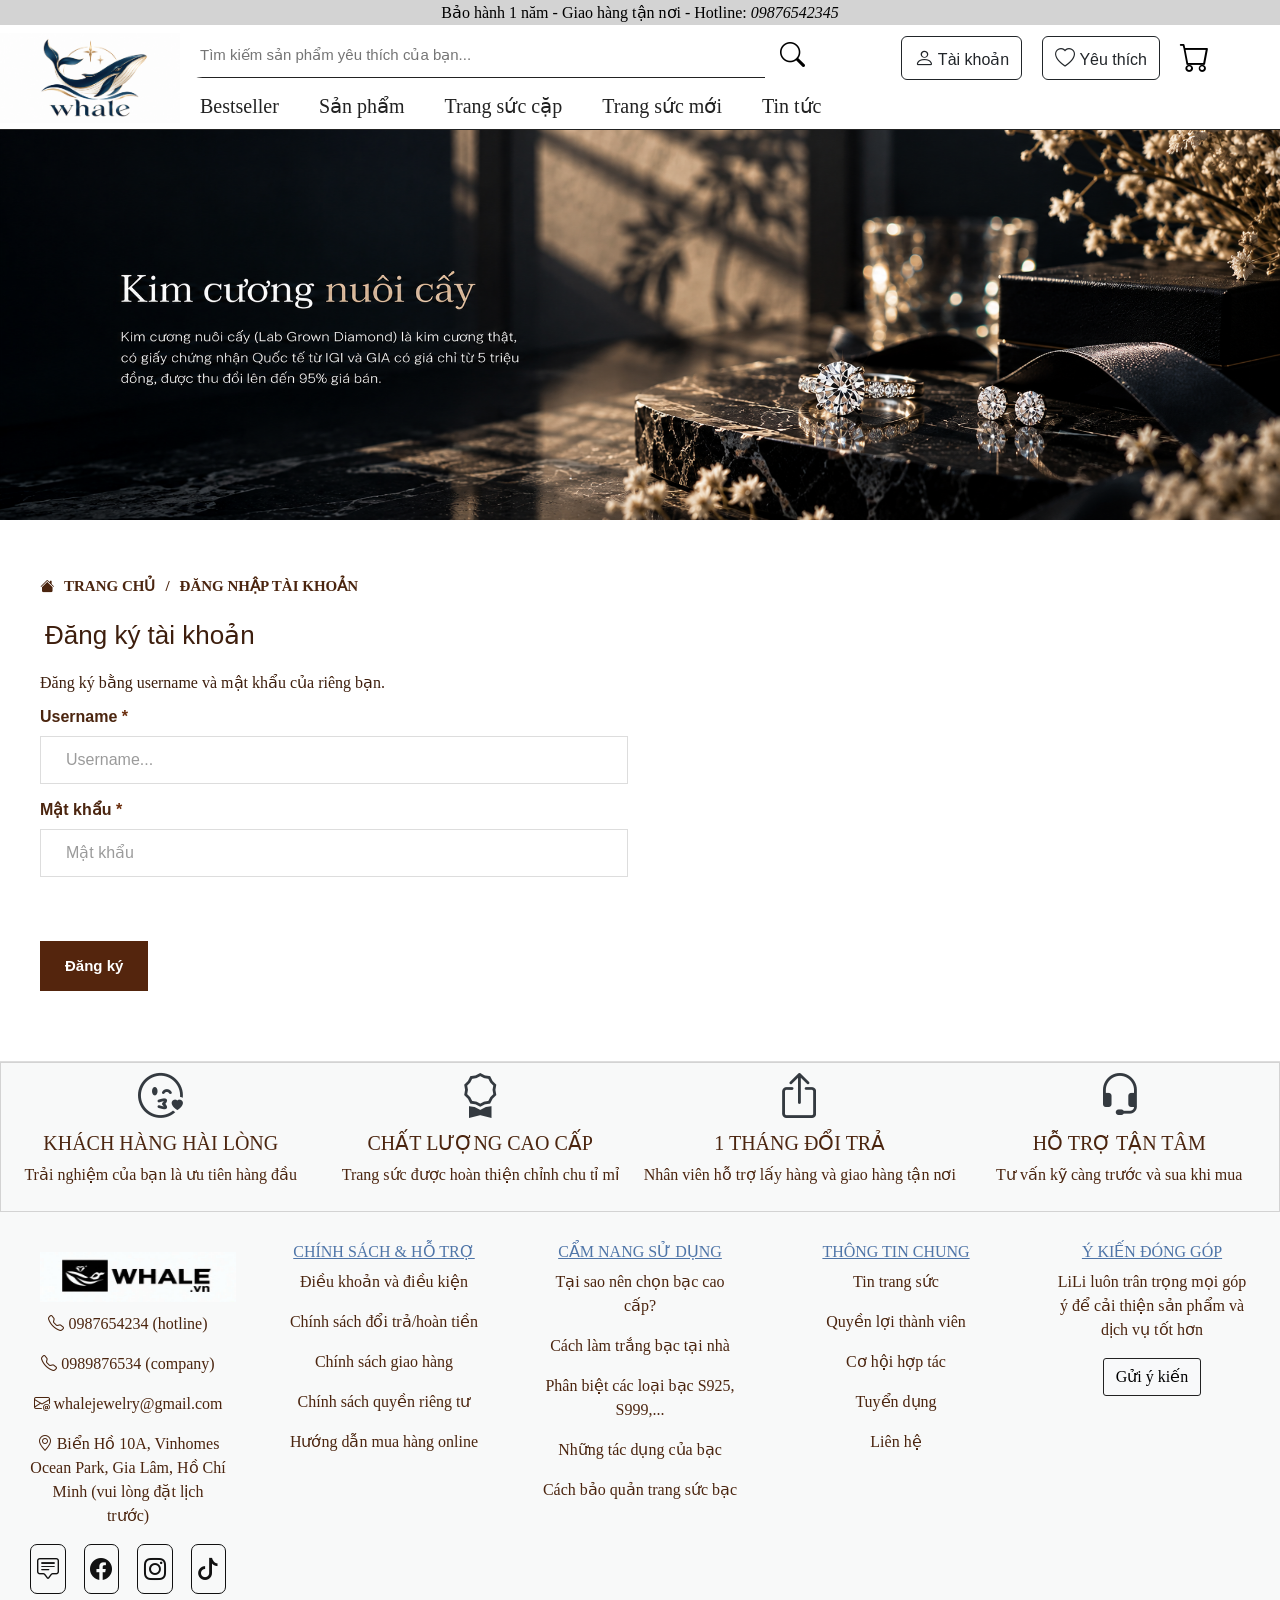
<file: frontend/register.html>
<!DOCTYPE html>
<html lang="vi">

<head>
    <meta charset="UTF-8">
    <meta name="viewport" content="width=device-width, initial-scale=1.0">

    <title>Register- Whale</title>
    <!-- Cart CSS -->
    <link rel="stylesheet" href="bootstrap/css/bootstrap.min.css">
    <link rel="stylesheet" href="css/index.css">
    <link rel="stylesheet" href="bootstrapicons/bootstrap-icons.css">
    <link rel="stylesheet" href="components/header.css">
    <link rel="stylesheet" href="components/footer.css">
    <link rel="stylesheet" href="css/login.css">
</head>

<body>

    <!-- ================= HEADER ================= -->
    <header id="header"></header>

<section class="login-banner">
    <img src="images/banners/login.png" alt="Whale Jewelry">
</section>


<!-- ================= MAIN ================= -->

<main class="login-container">

    <!-- Breadcrumb -->

    <div class="breadcrumb">
        <i class="bi bi-house-fill"></i>

        <span>TRANG CHỦ</span>

        <span>/</span>

        <span>ĐĂNG NHẬP TÀI KHOẢN</span>
    </div>


    <div class="row login-content">

        <!-- ================= LOGIN ================= -->

        <div class="col-lg-6 login-form-section">

            <h1>Đăng ký tài khoản</h1>

            <p class="description">
                Đăng ký bằng username và mật khẩu của riêng bạn.
            </p>

            <form id="loginForm">

                <!-- Email -->

                <div class="form-group">

                    <label for="username">
                        Username <span>*</span>
                    </label>

                    <input
                        type="username"
                        id="username"
                        name="username"
                        placeholder="Username..."
                        required>

                </div>


                <!-- Password -->

                <div class="form-group">

                    <label for="password">
                        Mật khẩu <span>*</span>
                    </label>

                    <input
                        type="password"
                        id="password"
                        name="password"
                        placeholder="Mật khẩu"
                        required>

                </div>


                <!-- Error -->

                <p id="loginMessage" class="login-message"></p>


                <!-- Button -->

                <div class="login-actions">

                    <button type="submit" class="btn-login">
                        Đăng ký
                    </button>

                </div>

            </form>

        </div>


        <!-- ================= FORGOT PASSWORD ================= -->

        <div class="col-lg-6 forgot-section">


        </div>

    </div>

</main>






    <!-- ================= FOOTER ================= -->
    <footer id="footer"></footer>
    <script>
        fetch("components/header.html")
            .then(response => response.text())
            .then(data => {
                document.getElementById("header").innerHTML = data;

                // Báo cho index.js biết header đã load xong
                document.dispatchEvent(new Event("headerLoaded"));
            });


        fetch("components/footer.html")
            .then(response => response.text())
            .then(data => {
                document.getElementById("footer").innerHTML = data;
            });
    </script>



    <script src="bootstrap/js/bootstrap.bundle.min.js"></script>
    


    <!-- ================= JS ================= -->

</body>

</html>
</file>
<file: frontend/css/index.css>
.category-banner {
    width: 100%;
    height: auto;
}

.category-banner img {
    width: 100%;
    height: 100%;
    object-fit: auto;
}

.product-section {
    max-width: 1500px;
    margin: 0 auto;
    padding: 60px 40px;
}

.product-grid {
    display: grid;
    grid-template-columns: repeat(4, 1fr);
    gap: 56px;
}

.product-section {
    max-width: 1400px;
    margin: auto;
    padding: 0 40px;

}

.breadcrumb {
    margin-bottom: 25px;
    margin-top: 25px;
    font-size: 15px;
    color: gray;
    font-family: 'Cormorant Garamond', serif;
}

.product-toolbar {
    display: flex;
    justify-content: space-between;
    align-items: center;
    margin-bottom: 30px;

}

.filter-group,
.sort-group {
    display: flex;
    align-items: center;
    gap: 10px;
}

.product-toolbar button {
    padding: 4px 15px;
    border: 1px solid lightgray;
    border-radius: 20px;
    background: white;
}

.img-sp {
    width: 100%;
    aspect-ratio: 1 / 1;
    overflow: hidden;
}

.img-sp img {
    width: 100%;
    height: 100%;
    object-fit: contain;
    display: block;
}

.product-card h3 {
    font-size: 18px;
    font-weight: 500;
    margin: 12px 0 6px;
}

.product-card p {
    font-size: 16px;
    margin: 0;
}

.pagination {
    display: flex;
    justify-content: center;
    align-items: center;

    gap: 5px;

    margin-top: 30px;
    margin-bottom: 30px;
}

.pagination button {
    width: 40px;
    height: 40px;

    border: 1px solid #ccc;
    background-color: white;

    font-size: 16px;

    cursor: pointer;
}
.pagination button:hover {
    background-color: #f2f2f2;
    border-color: #999;
}
.pagination button.active {
    background-color: #222;
    color: white;
    border-color: #222;
}

.diamond-introduction {
    margin-top: 60px;
    padding: 60px 50px;

    border-top: 1px solid #ddd;
}

.intro-content {
    max-width: 1200px;
    margin: 0 auto;
}

.diamond-introduction h2 {
    margin-bottom: 30px;

    font-size: 32px;
    font-weight: 500;
}

.diamond-introduction p {
    margin-bottom: 20px;

    font-size: 17px;
    line-height: 1.8;
}

.diamond-introduction strong {
    font-weight: 600;
}

.filter-wrapper{
    position: relative;
}
.filter-dropdown{
    display:none;

    position:absolute;
    top:45px;
    left:0;

    width:130px;
    padding:4px 0;
    margin:0;

    list-style:none;

    background:white;
    border:1px solid lightgray;
    border-radius:8px;  

   z-index:1000;
}
.filter-dropdown li{
    padding:10px 15px;
    cursor:pointer;

}
.filter-dropdown li:hover{
    background-color: white;
    border-bottom:  1px  solid gray;
}



#priceDropdown{
    display:none;

    position:absolute;
    top:45px;
    left:0;

    width:130px;
    padding:4px 0;
    margin:0;

    list-style:none;

    background:white;
    border:1px solid lightgray;
    border-radius:8px;  

   z-index:1000;
}
#priceDropdown li{
    padding:10px 15px;
    cursor:pointer;

}
#priceDropdown li:hover{
    background-color: white;
    border-bottom:  1px  solid gray;
}


.img-sp {
    width: 100%;
    aspect-ratio: 1 / 1;
    overflow: hidden;
}

.img-sp img {
    width: 100%;
    height: 100%;
    object-fit: cover;
    display: block;
}
</file>
<file: frontend/components/header.css>
.body {
    margin: 0;
    padding: 0;
}

.header {
    border-bottom: 1px solid #222;
}

.title-header h6 {
    text-align: center;
    background: lightgray;
    color: black;
    font-family: 'Cormorant Garamond', serif;
    padding: 3px;

}

.logo-header {
    position: relative;
    width: 100%;
    height: 50px;
    display: flex;

}

.logo img {
    margin-right: auto;
    width: 180px;
    height: auto;
}

.search-box {
    position: relative;
    margin-right: auto;
    width: 50%;
    height: 45px;

    display: flex;


    border-radius: 25px;
    overflow: hidden;
}

.search-box input {
    flex: 1;

    border: none;
    outline: none;

    padding: 0 20px;
    font-size: 15px;
    border-bottom: 1px solid #222;
}

.search-box button {

    width: 55px;

    border: none;
    background: white;

    cursor: pointer;
    display: flex;
    align-items: center;
    justify-content: center;
}

.search-box i {
    font-size: 25px;
}

.header-actions {
    width: 25%;

    display: flex;
    justify-content: flex-end;
    align-items: center;

    gap: 25px;
}

.action-item {
    display: flex;
    align-items: center;
    gap: 20px;

    font-size: 14px;

    cursor: pointer;
    margin-left: 30px;
    padding-right: 70px;

}

.action-item i {
    font-size: 20px;
}

.action-item .bi-cart {
    font-size: 30px;
}

.navbar {
    /* justify-content: center; */
    margin-left: 200px;
}

.navbar-body {
    display: flex;
    gap: 40px;

}

.navbar-body a {
    font-family: 'Cormorant Garamond', serif;
    font-size: 20px;
    text-decoration: none;
    color: #222;

}


.nav-item {
    position: relative;
}

.dropdown {
    width: 180px;
    display: none;
    position: absolute;
    top: 100%;
    left: -15px;

    background-color: white;

    padding: 10px 0;

    border: 1px solid #e5e5e5;
    border-radius: 6px;

    box-shadow: 0 8px 25px rgba(0, 0, 0, 0.08);

    z-index: 100;
}

.nav-item:hover .dropdown {
    display: block;
}

.dropdown a {
    display: block;

    padding: 10px 22px;

    font-family: 'Cormorant Garamond', serif;
    font-size: 20px;
    font-weight: 500;

    color: #222;
    text-decoration: none;

    transition: all 0.2s ease;
}

.dropdown a:hover {
    background-color: #f5f5f5;
    padding-left: 27px;
}
.account-dropdown {
    display: none;
    position: absolute;
    top: calc(100% + 5px);
    right: 0;
    min-width: 150px;
    background: #fff;
    border: 1px solid #ddd;
    z-index: 1000;
}

.account-dropdown.show {
    display: block;
}
.action-item a[href="cart.html"] {
    color: #000;
}
/* =========================
   ACCOUNT MENU
========================= */

.account-menu {
    position: relative;
}

/* Dropdown */
.account-dropdown {
    position: absolute;
    top: calc(100% + 8px);
    right: 0;

    width: 180px;

    background: #fff;
    border: 1px solid #ddd;
    border-radius: 8px;

    box-shadow: 0 6px 20px rgba(0, 0, 0, 0.12);

    padding: 6px 0;

    display: none;

    z-index: 1000;
}

/* Khi JS thêm class show */
.account-dropdown.show {
    display: block;
}

/* Các link */
.account-dropdown a {
    display: flex;
    align-items: center;

    padding: 10px 16px;

    color: #222;
    text-decoration: none;

    font-size: 15px;

    transition: background-color 0.2s ease;
}

/* Hover */
.account-dropdown a:hover {
    background-color: #f5f5f5;
}

/* Icon */
.account-dropdown a i {
    margin-right: 8px;
}
</file>
<file: frontend/components/footer.css>
/* ===== FOOTER ===== */

.footer {
    border-top: 1px solid #ddd;
    background-color: #f8f9f9;
}

.footer-header {
    display: flex;
    width: 100%;
    height: 150px;
    border: 1px solid lightgray;
}

.footer-item {
    padding-top: 0;
    text-align: center;
    width: 25%;
}

.footer-item .bi {
    font-size: 45px;
    color: #343A40;
}

.footer-item h5,
p {
    font-family: 'Cormorant Garamond', serif;

}

.footer-item-dt {
    width: 20%;
    text-align: center;
    padding: 30px;
}

.footer-contact {
    width: 100%;
    height: 400px;
    display: flex;
    font-family: 'Cormorant Garamond', serif;
}

.footer-item-dt img {
    width: 100%;
    height: 50px;
    object-fit: auto;
    left: 0;
    margin: 10px;
}

.footer-item-dt u {
    color: #4f75a8;
}

.btn-light {
    border-color: #222;
    border-radius: 3px;

}
.social-icons {
    display: flex;
    gap: 18px;
}

.social-item {
    width: 50px;
    height: 50px;

    display: flex;
    justify-content: center;
    align-items: center;

    border: 1px solid #111;
    border-radius: 7px;

    color: #111;
    text-decoration: none;

    transition: transform 0.2s ease;
}

.social-item i {
    font-size: 22px;
}

/* Hover */
.social-item:hover {
    animation: bounce 0.5s ease;
}

@keyframes bounce {
    0% {
        transform: translateY(0);
    }

    30% {
        transform: translateY(-7px);
    }

    50% {
        transform: translateY(0);
    }

    70% {
        transform: translateY(-3px);
    }

    100% {
        transform: translateY(0);
    }
}
</file>
<file: frontend/css/accounts.css>
* {
    box-sizing: border-box;
    margin: 0;
    padding: 0;
}

body {
    font-family: Arial, sans-serif;
    background: #f5f5f5;
    color: #222;
}

.container {
    width: 90%;
    max-width: 1200px;
    margin: 40px auto;
}


/* Header */

.page-header {
    margin-bottom: 25px;
}

.page-header h1 {
    font-size: 28px;
}


/* Search */

.toolbar {
    margin-bottom: 20px;
}

.toolbar input {
    width: 350px;

    padding: 10px;

    border: 1px solid #ddd;

    border-radius: 6px;

    font-size: 14px;
}


/* Table */

.table-container {
    background: white;

    border-radius: 8px;

    overflow: hidden;
}

table {
    width: 100%;

    border-collapse: collapse;
}

th,
td {
    padding: 15px;

    text-align: left;

    border-bottom: 1px solid #eee;
}

th {
    background: #fafafa;

    font-weight: 600;
}


/* Account photo */

.account-photo {
    width: 45px;
    height: 45px;

    object-fit: cover;

    border-radius: 50%;
}


/* Status */

.status {
    display: inline-block;

    padding: 5px 10px;

    border-radius: 15px;

    font-size: 13px;
}

.status-active {
    background: #d1e7dd;

    color: #0f5132;
}

.status-inactive {
    background: #f8d7da;

    color: #842029;
}


/* View */

.btn-view {
    border: none;

    padding: 7px 12px;

    border-radius: 5px;

    background: #eee;

    cursor: pointer;
}

.btn-view:hover {
    background: #ddd;
}


/* Modal */

.modal {
    display: none;

    position: fixed;

    inset: 0;

    background: rgba(0, 0, 0, 0.4);

    justify-content: center;

    align-items: center;
}

.modal-content {
    width: 450px;

    background: white;

    border-radius: 8px;

    padding: 25px;
}

.modal-header {
    display: flex;

    justify-content: space-between;

    align-items: center;

    margin-bottom: 20px;
}

.modal-header h2 {
    font-size: 22px;
}

.modal-header button {
    border: none;

    background: none;

    font-size: 25px;

    cursor: pointer;
}


/* Detail */

.detail-row {
    display: flex;

    justify-content: space-between;

    gap: 20px;

    padding: 12px 0;

    border-bottom: 1px solid #eee;
}

.detail-label {
    font-weight: bold;
}

.btn-status {
    margin-top: 20px;

    width: 100%;

    padding: 10px;

    border: none;

    border-radius: 6px;

    background: #111;

    color: white;

    cursor: pointer;
}
</file>
<file: frontend/css/admin.css>
* {
    margin: 0;
    padding: 0;
    box-sizing: border-box;
}

body {
    font-family: Arial, sans-serif;
    background-color: #f5f5f5;
    color: #222;
}

.admin-wrapper {
    display: flex;
    min-height: 100vh;
}


/* ================= SIDEBAR ================= */

.sidebar {
    width: 220px;
    background-color: #111;
    color: white;

    display: flex;
    flex-direction: column;

    padding: 25px 15px;
}

.logo {
    display: flex;
    align-items: center;
    gap: 10px;

    margin-bottom: 40px;
}

.logo span {
    width: 35px;
    height: 35px;

    background-color: white;
    color: #111;

    display: flex;
    align-items: center;
    justify-content: center;

    font-weight: bold;
    border-radius: 50%;
}

.logo h4 {
    margin: 0;
    font-size: 18px;
}


/* MENU */

.menu-item {
    display: flex;
    align-items: center;
    gap: 12px;

    color: #bbb;
    text-decoration: none;

    padding: 12px;
    margin-bottom: 5px;

    border-radius: 6px;

    transition: 0.2s;
}

.menu-item:hover {
    background-color: #222;
    color: white;
}

.menu-item.active {
    background-color: white;
    color: #111;
}

.menu-item i {
    font-size: 18px;
}

.logout {
    margin-top: auto;
}


/* ================= MAIN ================= */

.main-content {
    flex: 1;
}


/* HEADER */

.topbar {
    height: 70px;

    background-color: white;

    border-bottom: 1px solid #ddd;

    padding: 0 30px;

    display: flex;
    align-items: center;
    justify-content: space-between;
}

.topbar h5 {
    margin: 0;
}

.topbar span {
    font-size: 13px;
    color: #888;
}

.admin-name {
    display: flex;
    align-items: center;
    gap: 8px;
}


/* ================= CONTENT ================= */

.content {
    padding: 30px;
}

.content h2 {
    margin-bottom: 5px;
}

.description {
    color: #888;
    margin-bottom: 25px;
}


/* ================= STAT CARD ================= */

.stat-card {
    background-color: white;

    border: 1px solid #ddd;
    border-radius: 8px;

    padding: 20px;

    display: flex;
    align-items: center;
    justify-content: space-between;
}

.stat-card p {
    margin-bottom: 5px;
    color: #888;
}

.stat-card h3 {
    margin: 0;
}

.stat-card > i {
    font-size: 30px;
    color: #555;
}


/* ================= TABLE ================= */

.card-box {
    background-color: white;

    border: 1px solid #ddd;
    border-radius: 8px;

    padding: 20px;
}

.card-title {
    display: flex;
    justify-content: space-between;
    align-items: center;

    margin-bottom: 15px;
}

.card-title h5 {
    margin: 0;
}

.card-title a {
    text-decoration: none;
    color: #333;
    font-size: 14px;
}

.table {
    margin: 0;
}

.table th {
    font-size: 14px;
    color: #666;
}

.table td {
    vertical-align: middle;
}


/* ================= STATUS ================= */

.status {
    padding: 5px 10px;
    border-radius: 20px;

    font-size: 12px;
}

.completed {
    background-color: #e8f5e9;
    color: #2e7d32;
}

.pending {
    background-color: #fff3cd;
    color: #856404;
}

.shipping {
    background-color: #e3f2fd;
    color: #1565c0;
}


/* ================= MOBILE ================= */

@media (max-width: 768px) {

    .sidebar {
        width: 70px;
        padding: 20px 10px;
    }

    .logo h4,
    .menu-item span {
        display: none;
    }

    .logo {
        justify-content: center;
    }

    .menu-item {
        justify-content: center;
    }

    .content {
        padding: 20px;
    }

}
</file>
<file: frontend/css/orderadmin.css>
* {
    box-sizing: border-box;
    margin: 0;
    padding: 0;
}

body {
    font-family: Arial, sans-serif;
    background: #f5f5f5;
    color: #222;
}

.container {
    width: 90%;
    max-width: 1200px;
    margin: 40px auto;
}


/* Header */

.page-header {
    margin-bottom: 25px;
}

.page-header h1 {
    font-size: 28px;
}


/* Search */

.toolbar {
    margin-bottom: 20px;
}

.toolbar input {
    width: 300px;
    padding: 10px;

    border: 1px solid #ddd;
    border-radius: 6px;
}


/* Table */

.table-container {
    background: white;
    border-radius: 8px;
    overflow: hidden;
}

table {
    width: 100%;
    border-collapse: collapse;
}

th,
td {
    padding: 15px;
    text-align: left;
    border-bottom: 1px solid #eee;
}

th {
    background: #fafafa;
}


/* Status */

.status {
    display: inline-block;

    padding: 5px 10px;

    border-radius: 15px;

    font-size: 13px;
}

.status-pending {
    background: #fff3cd;
    color: #856404;
}

.status-shipping {
    background: #cfe2ff;
    color: #084298;
}

.status-completed {
    background: #d1e7dd;
    color: #0f5132;
}

.status-cancelled {
    background: #f8d7da;
    color: #842029;
}


/* View button */

.btn-view {
    border: none;

    padding: 7px 12px;

    border-radius: 5px;

    background: #eee;

    cursor: pointer;
}

.btn-view:hover {
    background: #ddd;
}


/* Modal */

.modal {
    display: none;

    position: fixed;

    inset: 0;

    background: rgba(0, 0, 0, 0.4);

    justify-content: center;

    align-items: center;
}

.modal-content {
    width: 500px;

    max-height: 80vh;

    overflow-y: auto;

    background: white;

    border-radius: 8px;

    padding: 25px;
}

.modal-header {
    display: flex;

    justify-content: space-between;

    align-items: center;

    margin-bottom: 20px;
}

.modal-header button {
    border: none;

    background: none;

    font-size: 25px;

    cursor: pointer;
}


/* Order detail */

.detail-row {
    display: flex;

    justify-content: space-between;

    padding: 10px 0;

    border-bottom: 1px solid #eee;
}

.detail-label {
    font-weight: bold;
}

.order-products {
    margin-top: 20px;
}

.order-products h3 {
    margin-bottom: 10px;
}
</file>
<file: frontend/css/productadmin.css>
* {
    box-sizing: border-box;
    margin: 0;
    padding: 0;
}

body {
    font-family: Arial, sans-serif;
    background: #f5f5f5;
    color: #222;
}

.container {
    width: 90%;
    max-width: 1200px;
    margin: 40px auto;
}


/* Header */

.page-header {
    display: flex;
    justify-content: space-between;
    align-items: center;
    margin-bottom: 25px;
}

.page-header h1 {
    font-size: 28px;
}


/* Add button */

.btn-add {
    background: #111;
    color: white;
    border: none;
    padding: 10px 18px;
    border-radius: 6px;
    cursor: pointer;
}

.btn-add:hover {
    background: #333;
}


/* Toolbar */

.toolbar {
    display: flex;
    gap: 15px;
    margin-bottom: 20px;
}

.toolbar input,
.toolbar select {
    padding: 10px;
    border: 1px solid #ddd;
    border-radius: 6px;
}

.toolbar input {
    width: 300px;
}


/* Table */

.table-container {
    background: white;
    border-radius: 8px;
    overflow: hidden;
}

table {
    width: 100%;
    border-collapse: collapse;
}

th,
td {
    padding: 15px;
    text-align: left;
    border-bottom: 1px solid #eee;
}

th {
    background: #fafafa;
    font-weight: 600;
}

.product-image {
    width: 55px;
    height: 55px;
    object-fit: cover;
    border-radius: 6px;
}


/* Actions */

.btn-edit,
.btn-delete {
    border: none;
    padding: 7px 12px;
    border-radius: 5px;
    cursor: pointer;
}

.btn-edit {
    background: #eee;
}

.btn-delete {
    background: #ffdddd;
    color: #c00;
}


/* Modal */

.modal {
    display: none;

    position: fixed;
    inset: 0;

    background: rgba(0, 0, 0, 0.4);

    justify-content: center;
    align-items: center;
}

.modal-content {
    background: white;

    width: 450px;
    padding: 25px;

    border-radius: 8px;
}

.modal-content h2 {
    margin-bottom: 20px;
}

.modal-content label {
    display: block;
    margin-top: 12px;
    margin-bottom: 5px;
}

.modal-content input,
.modal-content textarea,
.modal-content select {
    width: 100%;
    padding: 9px;

    border: 1px solid #ddd;
    border-radius: 5px;
}

.modal-content textarea {
    height: 80px;
    resize: vertical;
}


/* Modal buttons */

.modal-actions {
    display: flex;
    justify-content: flex-end;
    gap: 10px;

    margin-top: 20px;
}

.btn-cancel,
.btn-save {
    padding: 9px 16px;
    border: none;
    border-radius: 5px;
    cursor: pointer;
}

.btn-cancel {
    background: #eee;
}

.btn-save {
    background: #111;
    color: white;
}
</file>
<file: frontend/css/cart.css>
/* ============================= */
/* BREADCRUMB */
/* ============================= */

.breadcrumb-area {
    background-color: #f5f5f5;
    height: 43px;

    display: flex;
    align-items: center;
}

.breadcrumb-area .container {
    font-size: 16px;
}

.breadcrumb-area span {
    color: #555;
}

.breadcrumb-area .separator {
    margin: 0 12px;
    color: #aaa;
}

.breadcrumb-area .current {
    color: #888;
}


/* ============================= */
/* CART TITLE */
/* ============================= */

.cart-title {
    text-align: center;
    padding-top: 42px;
    padding-bottom: 38px;
}

.cart-title h1 {
    font-size: 40px;
    font-weight: 700;
    margin-bottom: 12px;
}

.cart-title p {
    font-size: 18px;
    margin: 0;
}

.title-line {
    width: 75px;
    height: 5px;

    background-color: #292929;

    margin: 34px auto 0;
}


/* ============================= */
/* CART CONTENT */
/* ============================= */

.cart-content {
    padding-bottom: 36px;
}

.cart-content .container {
    max-width: 1610px;
}


/* ============================= */
/* EMPTY CART */
/* ============================= */

.empty-cart {
    padding-top: 30px;
}

.empty-cart p {
    font-size: 24px;
    margin: 0;
}


/* ============================= */
/* ORDER SUMMARY */
/* ============================= */

.order-summary {

    border: 1px solid #ddd;

    padding: 30px 20px 22px;

    min-height: 355px;
}

.order-summary h2 {
    font-size: 27px;
    font-weight: 700;

    margin-bottom: 18px;
}


/* đường kẻ */
.summary-line {
    border-top: 1px dotted #ccc;
}


/* ============================= */
/* TOTAL */
/* ============================= */

.summary-row {

    display: flex;

    justify-content: space-between;
    align-items: center;

    padding: 18px 0;

    border-bottom: 1px dotted #ccc;
}

.summary-row span {
    font-size: 20px;
}

.summary-row strong {

    font-size: 30px;

    color: red;

    font-weight: 500;
}


/* ============================= */
/* NOTE */
/* ============================= */

.summary-note {

    margin-top: 21px;

    font-size: 18px;

    line-height: 1.45;
}

.summary-note p {
    margin-bottom: 3px;
}


/* ============================= */
/* CHECKOUT BUTTON */
/* ============================= */

.checkout-btn {

    width: 100%;

    height: 55px;

    border: none;

    background-color: #ed0505;

    color: white;

    font-size: 20px;

    margin-top: 18px;

    transition: 0.2s;
}

.checkout-btn:hover:not(:disabled) {
    background-color: #c90000;
}

.checkout-btn:disabled {
    background-color: #ed0505;
    cursor: not-allowed;
    opacity: 1;
}


/* ============================= */
/* CONTINUE SHOPPING */
/* ============================= */

.continue-shopping {

    display: flex;

    justify-content: center;
    align-items: center;

    gap: 8px;

    margin-top: 20px;

    color: #9e160d;

    text-decoration: none;

    font-size: 18px;
}

.continue-shopping:hover {
    color: #d00000;
}

.continue-shopping i {
    font-size: 20px;
}


/* ============================= */
/* CART ITEM */
/* ============================= */

.cart-item {

    display: flex;

    align-items: center;

    gap: 20px;

    padding: 20px 0;

    border-bottom: 1px solid #ddd;
}

.cart-item-image {

    width: 130px;
    height: 130px;

    object-fit: cover;
}

.cart-item-info {
    flex: 1;
}

.cart-item-name {

    font-size: 19px;

    font-weight: 500;

    margin-bottom: 8px;
}

.cart-item-price {

    color: #d00000;

    font-size: 18px;

    font-weight: 500;
}


/* ============================= */
/* QUANTITY */
/* ============================= */

.quantity-control {

    display: flex;

    align-items: center;

    border: 1px solid #ccc;

    width: fit-content;
}

.quantity-control button {

    width: 35px;
    height: 35px;

    border: none;

    background: white;

    font-size: 18px;
}

.quantity-control span {

    width: 40px;

    text-align: center;

    font-size: 16px;
}


/* ============================= */
/* REMOVE */
/* ============================= */

.remove-item {

    border: none;

    background: none;

    color: #888;

    font-size: 20px;
}

.remove-item:hover {
    color: red;
}


/* ============================= */
/* RESPONSIVE */
/* ============================= */

@media (max-width: 991px) {

    .order-summary {
        margin-top: 20px;
    }

}

@media (max-width: 576px) {

    .cart-title h1 {
        font-size: 32px;
    }

    .cart-item {
        flex-wrap: wrap;
    }

    .cart-item-image {
        width: 100px;
        height: 100px;
    }

}
</file>
<file: frontend/css/checkout.css>
/* =========================
   GENERAL
========================= */

body {
    font-family: Arial, sans-serif;
    background-color: #fafafa;
    color: #222;
}

.checkout-container {
    min-height: 80vh;
}

/* =========================
   CHECKOUT BOX
========================= */

.checkout-box {
    background-color: #fff;
    border: 1px solid #e5e5e5;
    padding: 28px;
    margin-bottom: 24px;
}

.section-title {
    font-family: Georgia, serif;
    font-size: 22px;
    font-weight: 500;
    margin-bottom: 25px;
}


/* =========================
   FORM
========================= */

.form-label {
    font-size: 14px;
    font-weight: 500;
}

.form-control {
    border-radius: 0;
    border: 1px solid #d8d8d8;
    padding: 12px 14px;
    font-size: 14px;
}

.form-control:focus {
    border-color: #222;
    box-shadow: none;
}


/* =========================
   ORDER ITEMS
========================= */

.checkout-item {
    display: flex;
    align-items: center;
    gap: 18px;
    padding: 18px 0;
    border-bottom: 1px solid #eeeeee;
}

.checkout-item:last-child {
    border-bottom: none;
}

.checkout-item-image {
    width: 85px;
    height: 85px;
    object-fit: cover;
}

.checkout-item-info {
    flex: 1;
}

.checkout-item-name {
    font-size: 15px;
    font-weight: 500;
    margin-bottom: 8px;
}

.checkout-item-price {
    font-size: 14px;
    color: #666;
}

.checkout-item-quantity {
    font-size: 14px;
    color: #555;
    min-width: 50px;
    text-align: center;
}

.checkout-item-total {
    font-size: 14px;
    font-weight: 600;
    min-width: 100px;
    text-align: right;
}


/* =========================
   ORDER SUMMARY
========================= */

.order-summary {
    position: sticky;
    top: 20px;
}

.summary-row {
    display: flex;
    justify-content: space-between;
    margin-bottom: 15px;
    font-size: 14px;
    color: #555;
}

.summary-total {
    display: flex;
    justify-content: space-between;
    align-items: center;
    font-size: 17px;
}

.summary-total strong {
    font-size: 20px;
}


/* =========================
   BUTTON
========================= */

#btnPlaceOrder {
    border-radius: 0;
    padding: 13px;
    font-size: 14px;
    letter-spacing: 1px;
    text-transform: uppercase;
}

#btnPlaceOrder:hover {
    background-color: #333;
}



/* =========================
   RESPONSIVE
========================= */

@media (max-width: 991px) {

    .order-summary {
        position: static;
    }

}

@media (max-width: 576px) {

    .checkout-title {
        font-size: 32px;
    }

    .checkout-box {
        padding: 20px;
    }

    .checkout-item {
        align-items: flex-start;
    }

    .checkout-item-image {
        width: 70px;
        height: 70px;
    }

    .checkout-item-total {
        min-width: auto;
    }

}
</file>
<file: frontend/css/login.css>
/* =========================
   GENERAL
========================= */

* {
    box-sizing: border-box;
}

body {
    margin: 0;
    font-family: Arial, sans-serif;
    color: #4b250f;
    background-color: #fff;
}


/* =========================
   BANNER
========================= */

.login-banner {
    width: 100%;
    height: 390px;
    overflow: hidden;
}

.login-banner img {
    width: 100%;
    height: 100%;
    object-fit: cover;
}


/* =========================
   MAIN CONTAINER
========================= */

.login-container {
    max-width: 1400px;
    margin: 0 auto;
    padding: 30px 40px 70px;
}


/* =========================
   BREADCRUMB
========================= */

.breadcrumb {
    display: flex;
    align-items: center;
    gap: 10px;

    margin-bottom: 20px;

    font-size: 15px;
    font-weight: 700;

    color: #4b250f;
}

.breadcrumb i {
    font-size: 14px;
}


/* =========================
   LOGIN CONTENT
========================= */

.login-content {
    margin-top: 10px;
}


/* =========================
   HEADINGS
========================= */

.login-form-section h1 {
    display: inline-block;

    margin-bottom: 18px;
    padding: 2px 5px;

    font-size: 26px;
    font-weight: 400;

    color: #3d1e0d;

    background-color: #fff;
}


/* =========================
   DESCRIPTION
========================= */

.description {
    margin-bottom: 10px;

    font-size: 16px;
    font-weight: 500;

    color: #3d1e0d;
}


/* =========================
   FORM
========================= */

.form-group {
    margin-bottom: 14px;
}

.form-group label {
    display: block;

    margin-bottom: 7px;

    font-size: 16px;
    font-weight: 700;

    color: #4b250f;
}

.form-group label span {
    color: #6b2d0c;
}


/* =========================
   INPUT
========================= */

.form-group input {
    width: 100%;
    height: 48px;

    padding: 0 25px;

    border: 1px solid #ddd;

    font-size: 16px;

    outline: none;

    transition: border-color 0.2s;
}

.form-group input:focus {
    border-color: #6b3215;
}

.form-group input::placeholder {
    color: #9b9b9b;
}


/* =========================
   LOGIN BUTTON
========================= */

.login-actions {
    display: flex;
    align-items: center;
    gap: 28px;

    margin-top: 30px;
}

.btn-login {
    padding: 14px 25px;

    border: none;

    background-color: #54250d;
    color: white;

    font-size: 15px;
    font-weight: 700;

    cursor: pointer;

    transition: background-color 0.2s;
}

.btn-login:hover {
    background-color: #3d1909;
}


/* =========================
   REGISTER
========================= */

.register-link {
    color: #4b250f;

    font-size: 15px;
    font-weight: 500;

    text-decoration: underline;
}

.register-link:hover {
    color: #7a3a15;
}


/* =========================
   FORGOT PASSWORD
========================= */

.forgot-section {
    padding-left: 30px;
}

.forgot-button {
    margin-top: 25px;
}


/* =========================
   LOGIN MESSAGE
========================= */

.login-message {
    min-height: 20px;

    margin-top: 10px;
    margin-bottom: 0;

    font-size: 14px;
}


/* =========================
   RESPONSIVE
========================= */

@media (max-width: 991px) {

    .login-banner {
        height: 280px;
    }

    .login-container {
        padding: 25px;
    }

    .forgot-section {
        padding-left: 12px;
        margin-top: 40px;
    }
}


@media (max-width: 576px) {

    .login-banner {
        height: 200px;
    }

    .login-container {
        padding: 20px 15px 50px;
    }

    .breadcrumb {
        font-size: 12px;
    }

    .login-form-section h1 {
        font-size: 23px;
    }

    .description {
        font-size: 14px;
    }

    .login-actions {
        gap: 20px;
    }
}
</file>
